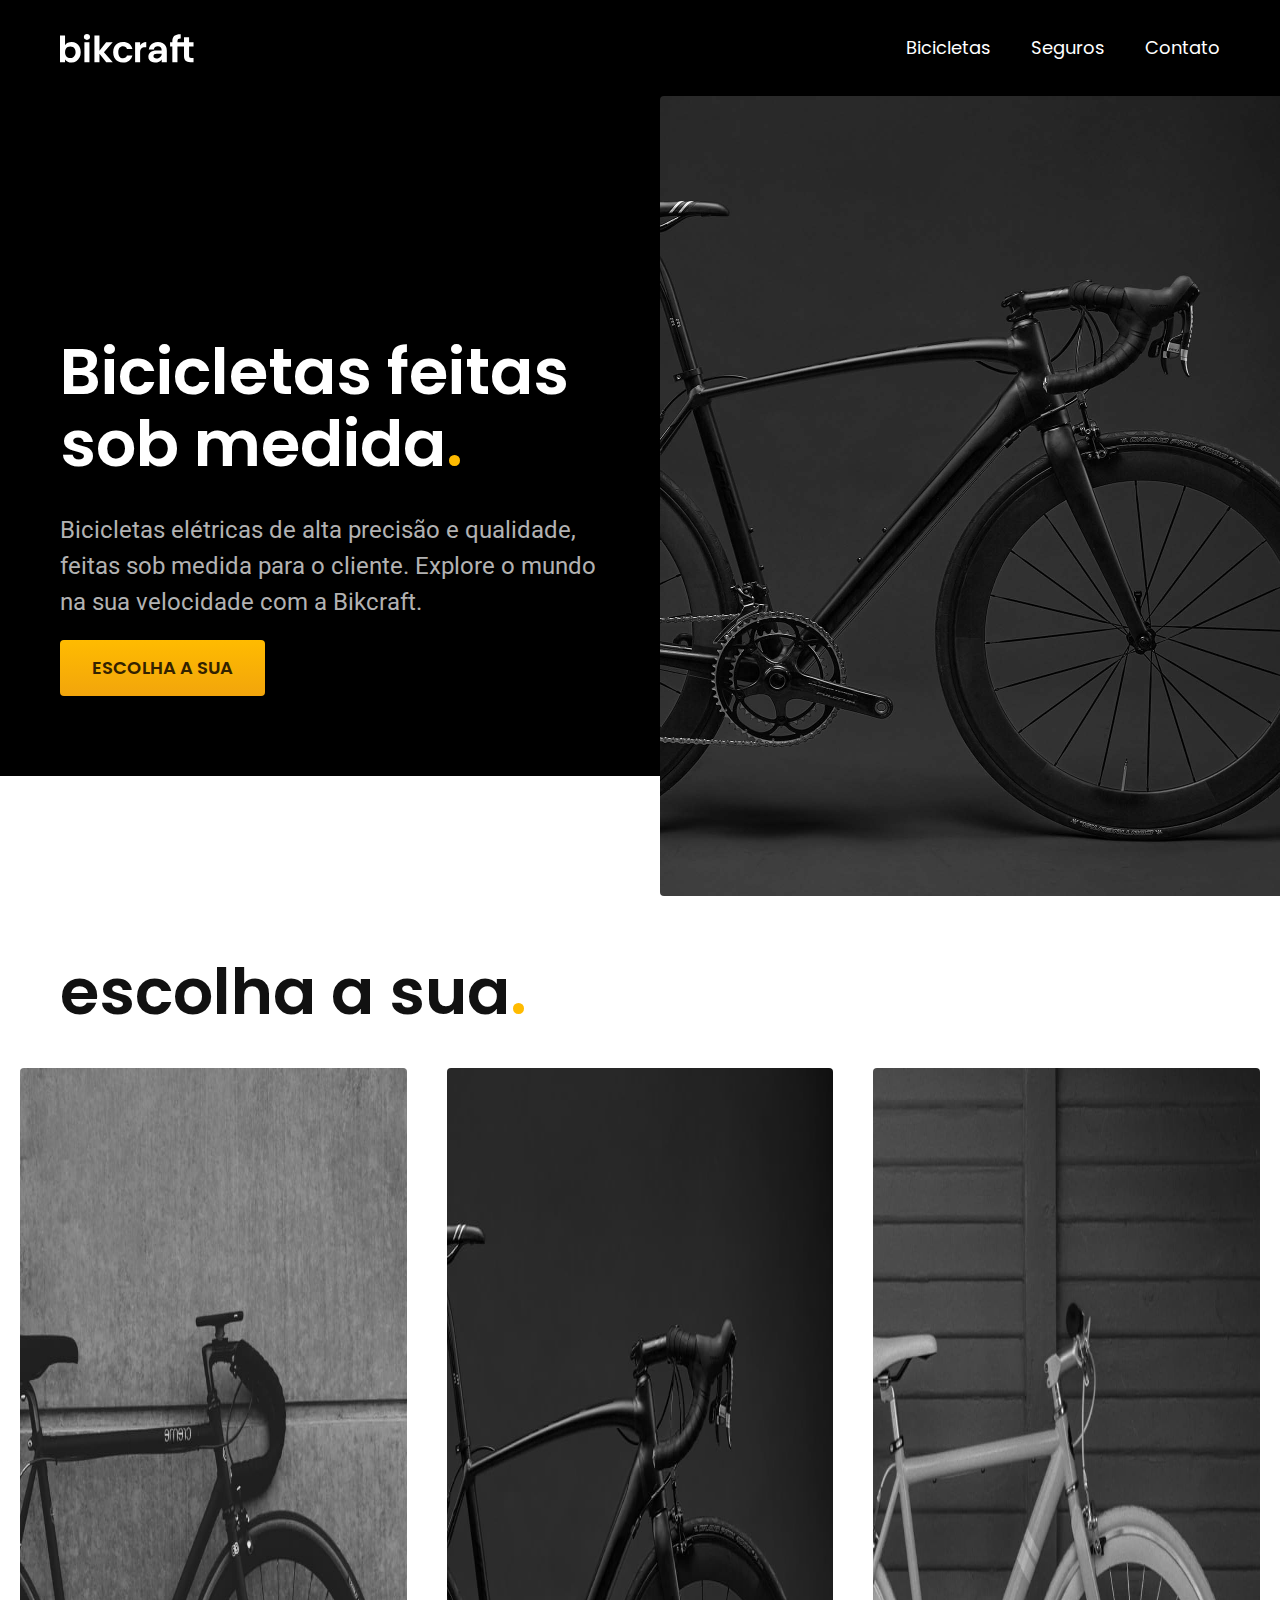
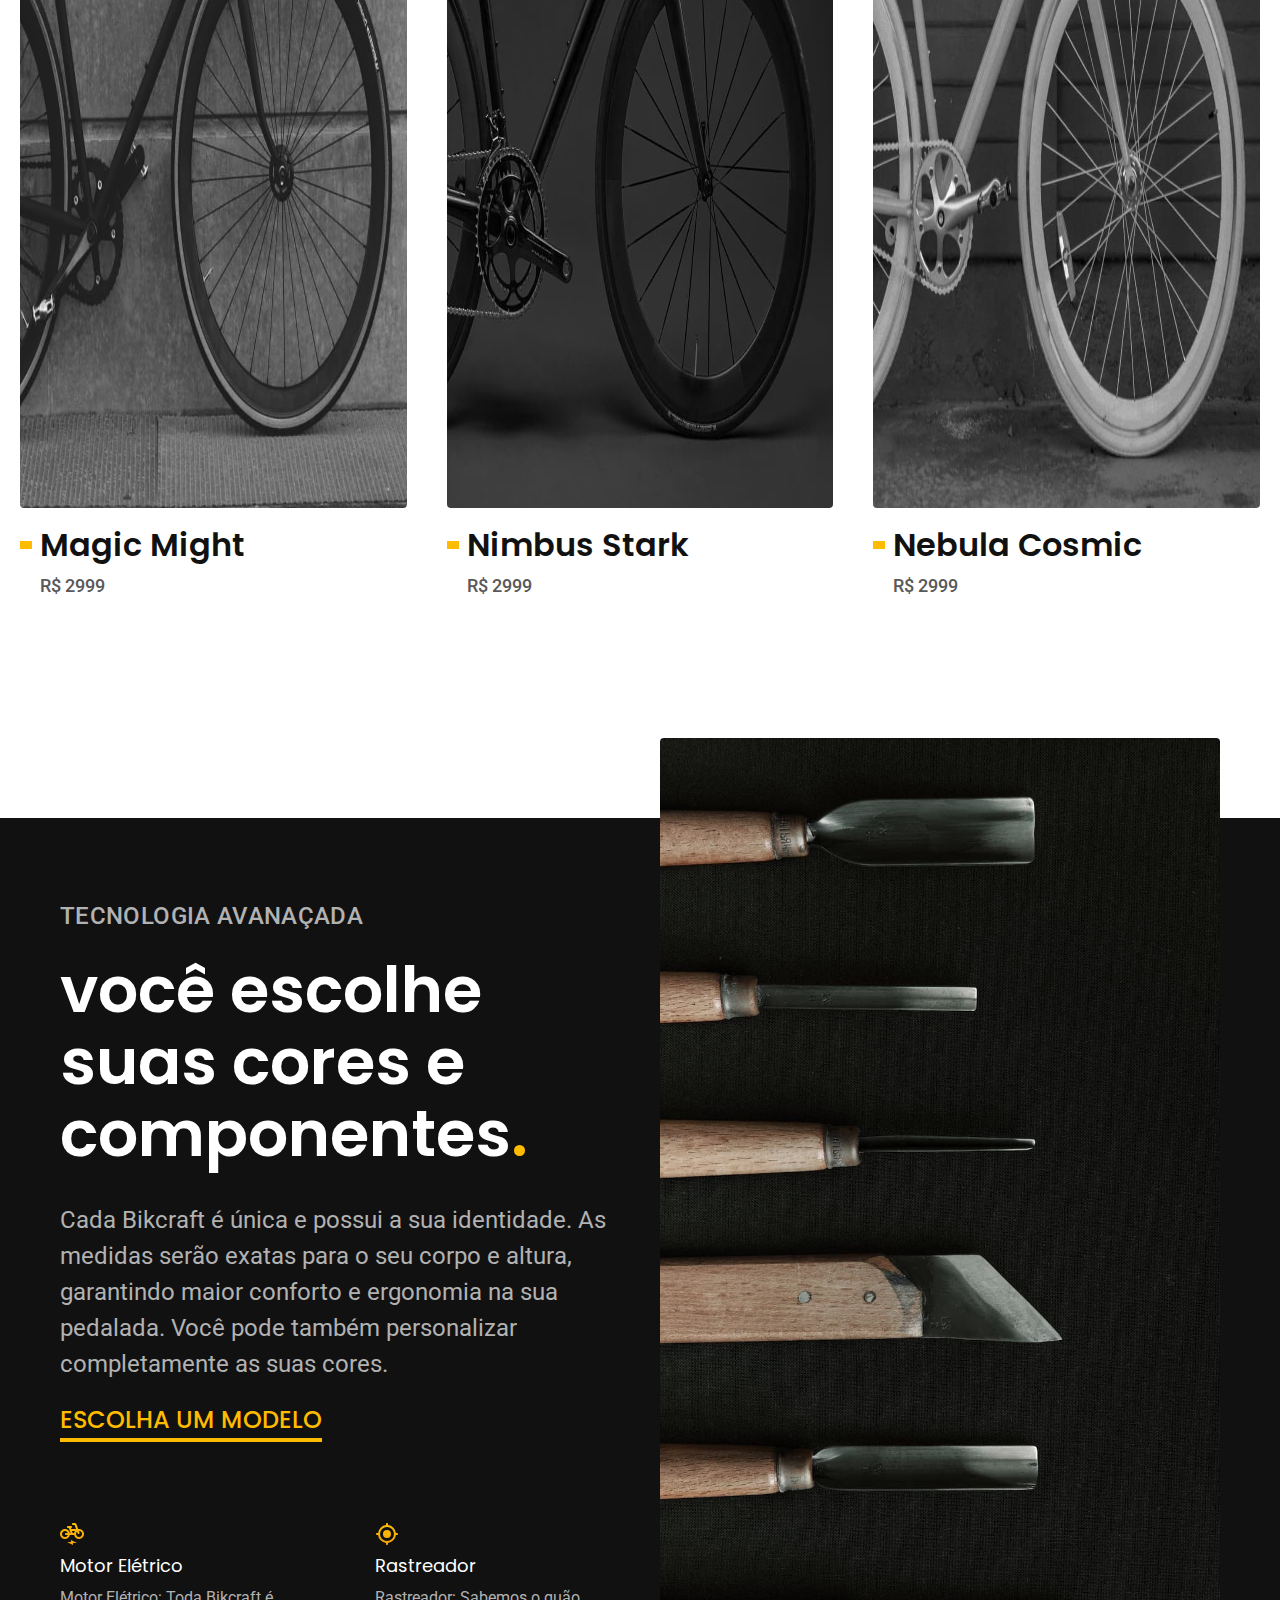
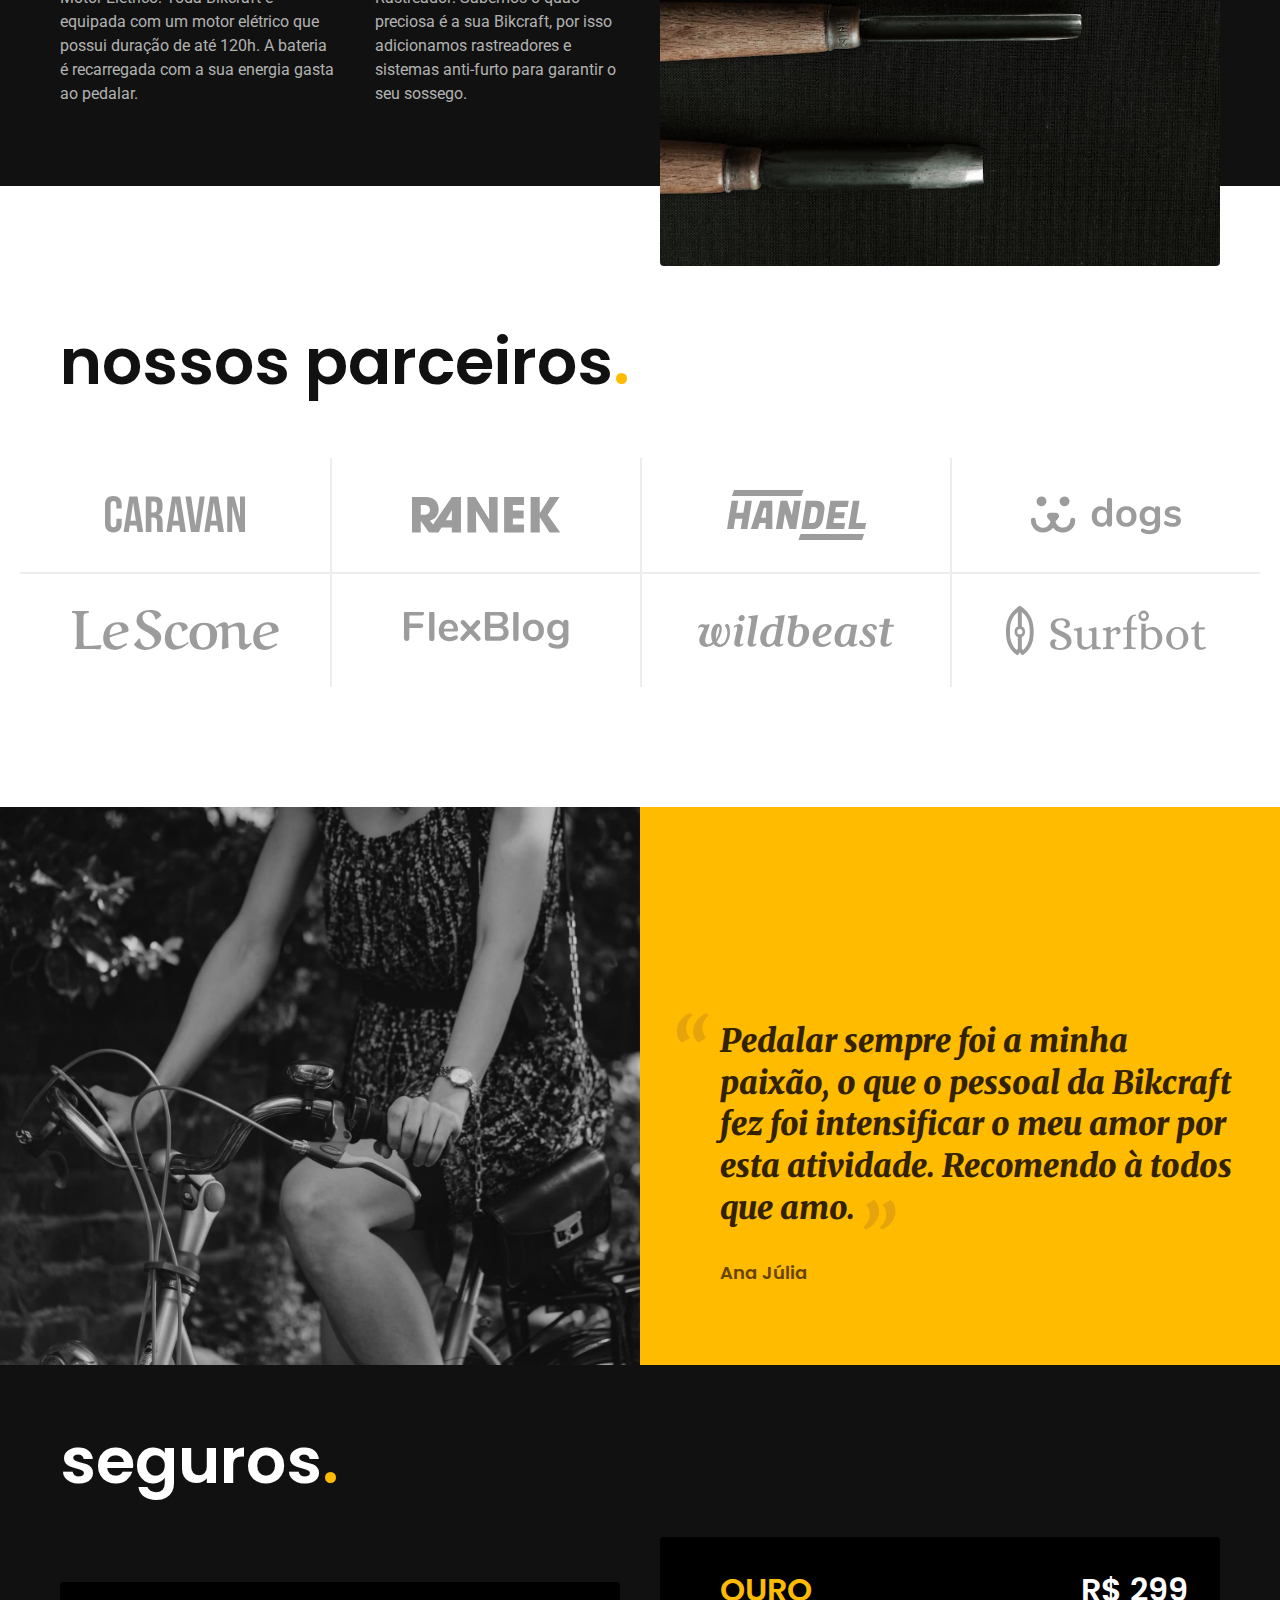
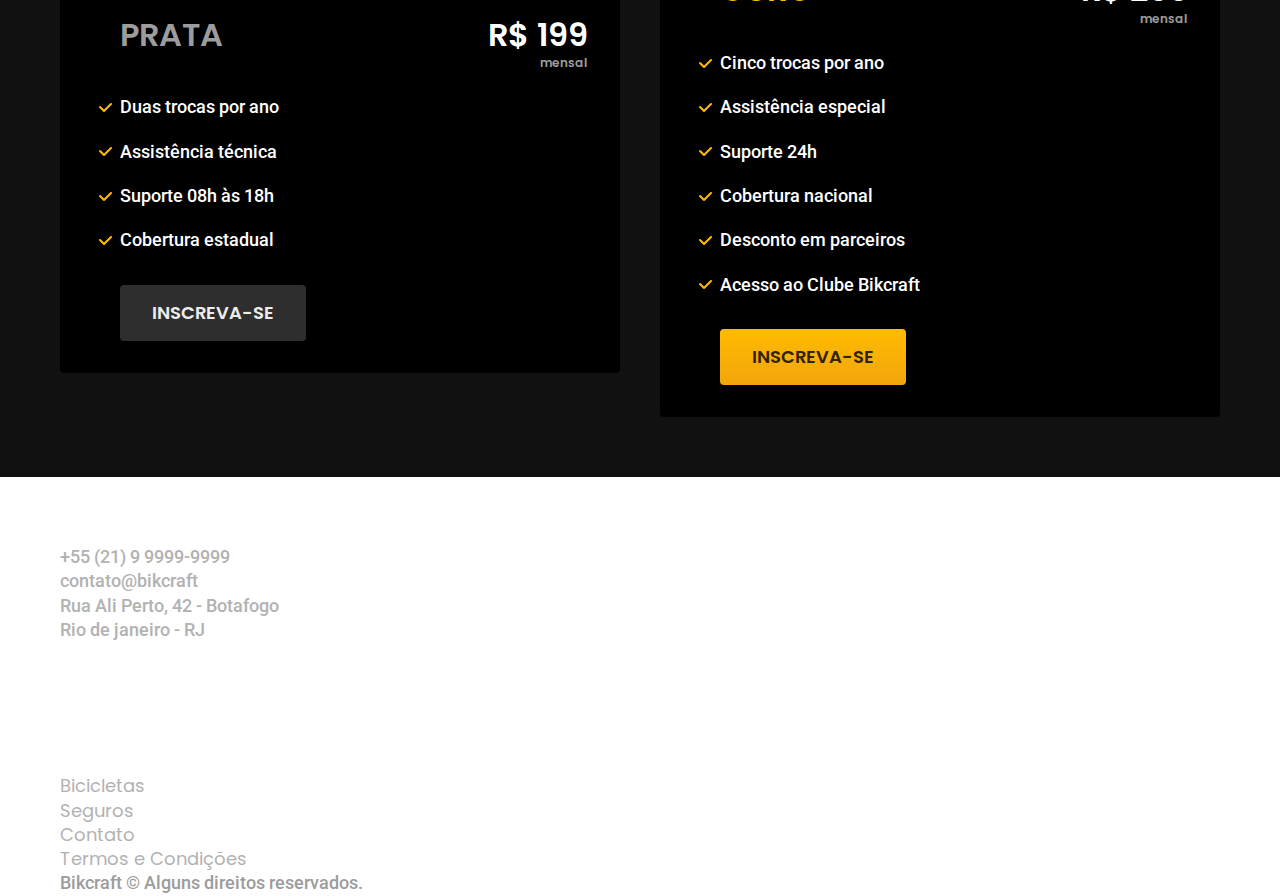
<file: index.html>
<!DOCTYPE html>
<html lang="pt-br">

<head>
  <meta charset="UTF-8">
  <meta name="viewport" content="width=device-width, initial-scale=1.0">
  <title>Bikcraft - Bicicletas Elétricas</title>
  <meta name="description" content="Bicicletas elétricas de alta precisão e qualidade,  feitas sob medida para o cliente. Explore o mundo na sua velocidade com a Bikcraft.">
  <link rel="preload" href="./css/style.css" as="style">
  <link rel="stylesheet" href="./css/style.css">
  <link rel="preconnect" href="https://fonts.googleapis.com">
  <link rel="preconnect" href="https://fonts.gstatic.com" crossorigin>
  <link href="https://fonts.googleapis.com/css2?family=Merriweather:ital,opsz,wght@1,18..144,900&family=Poppins:wght@400;600&family=Roboto:wght@400;500&display=swap" rel="stylesheet">
</head>

<body>
  <header class="header-bg">
    <div class="header container">
      <a href="./">
        <img src="/img/bikcraft.svg" width="136" height="32" alt="Bikcraft">
      </a>
      <nav aria-label="primaria">
        <ul class="header-menu font-1-m cor-0">
          <li><a href="./bicicletas.html">Bicicletas</a></li>
          <li><a href="./seguros.html">Seguros</a></li>
          <li><a href="./contato.html">Contato</a></li>
        </ul>
      </nav>
    </div>
  </header>
  <main class="introducao-bg">
    <div class="introducao container">
      <div class="introducao-conteudo">
        <h1 class="font-1-xxl cor-0">Bicicletas feitas sob medida<span class="cor-p1">.</span></h1>
        <p class="font-2-l cor-5">Bicicletas elétricas de alta precisão e qualidade, feitas sob medida para o cliente. Explore o mundo na sua velocidade com a Bikcraft.</p>
        <a class="botao" href="./bicicletas.html">Escolha a sua</a>
      </div>
      <picture class="introducao-imagem">
        <source media="(max-width: 800px)" srcset="./img/bicicletas/nimbus.jpg">
        <img src="./img/fotos/introducao.jpg" width="1280" height="1600" alt="Bicicleta elétrica preta">
      </picture>
    </div>
  </main>
  <article class="bicicletas-lista">
    <h2 class="container font-1-xxl">escolha a sua<span class="cor-p1">.</span></h2>
    <ul>
      <li>
        <a href="./bicicletas/magic.html">
          <img src="./img/bicicletas/magic-home.jpg" width="920" height="1040" alt="Bicicleta preta">
          <h3 class="font-1-xl">Magic Might</h3>
          <span class="font-2-m cor-8">R$ 2999</span>
        </a>
      </li>
      <li>
        <a href="./bicicletas/nimbus.html">
          <img src="./img/bicicletas/nimbus-home.jpg" width="920" height="1040" alt="Bicicleta preta">
          <h3 class="font-1-xl">Nimbus Stark</h3>
          <span class="font-2-m cor-8">R$ 2999</span>
        </a>
      </li>
      <li>
        <a href="./bicicletas/nebula.html">
          <img src="./img/bicicletas/nebula-home.jpg" width="920" height="1040" alt="Bicicleta preta">
          <h3 class="font-1-xl">Nebula Cosmic</h3>
          <span class="font-2-m cor-8">R$ 2999</span>
        </a>
      </li>
    </ul>
  </article>

  <article class="tecnologia-bg">
    <div class="tecnologia container">
      <div class="tecnologia-conteudo">
        <span class="font-2-l-b cor-5">tecnologia avanaçada</span>
        <h2 class="font-1-xxl cor-0">você escolhe suas cores e componentes<span class="cor-p1">.</span></h2>
        <p class="font-2-l cor-5">Cada Bikcraft é única e possui a sua identidade. As medidas serão exatas para o seu corpo e altura, garantindo maior conforto e ergonomia na sua pedalada. Você pode também personalizar completamente as suas cores.</p>
        <a class="link" href="./bicicletas.html">Escolha um modelo</a>
        <div class="tecnologia-vantagens">
          <div>
            <img src="./img/icones/eletrica.svg" width="24" height="24" alt="">
            <h3 class="font-1-m cor-0">Motor Elétrico</h3>
            <p class="font-2-s cor-5">Motor Elétrico: Toda Bikcraft é equipada com um motor elétrico que possui duração de até 120h. A bateria é recarregada com a sua energia gasta ao pedalar.</p>
          </div>
          <div>
            <img src="./img/icones/rastreador.svg" width="24" height="24" alt="">
            <h3 class="font-1-m cor-0">Rastreador</h3>
            <p class="font-2-s cor-5">Rastreador: Sabemos o quão preciosa é a sua Bikcraft, por isso adicionamos rastreadores e sistemas anti-furto para garantir o seu sossego.</p>
          </div>
        </div>
      </div>
      <div class="tecnologia-imagem">
        <img src="./img/fotos/tecnologia.jpg" width="1200" height="1920" alt="">
      </div>
    </div>
  </article>
  <section class="parceiros" aria-label="Nossos Parceiros">
    <h2 class="container font-1-xxl">nossos parceiros<span class="cor-p1">.</span></h2>

    <ul>
      <li><img src="./img/parceiros/caravan.svg" width="140" height="38" alt="caravan"></li>
      <li><img src="./img/parceiros/ranek.svg" width="149" height="36" alt="ranek"></li>
      <li><img src="./img/parceiros/handel.svg" width="139" height="50" alt="handel"></li>
      <li><img src="./img/parceiros/dogs.svg" width="152" height="39" alt="dogs"></li>
      <li><img src="./img/parceiros/lescone.svg" width="208" height="41" alt="lescone"></li>
      <li><img src="./img/parceiros/flexblog.svg" width="165" height="38" alt="flexblog"></li>
      <li><img src="./img/parceiros/wildbeast.svg" width="196" height="34" alt="wildbeast"></li>
      <li><img src="./img/parceiros/surfbot.svg" width="200" height="49" alt="surfbot"></li>
    </ul>
  </section>
  <section class="depoimento" aria-label="Depoimento">
    <div>
      <img src="./img/fotos/depoimento.jpg" width="1560" height="1360" alt="Pessoa pedalando uma bicicleta Bikcraft">
    </div>
    <div class="depoimento-conteudo">
      <blockquote class="font-1-xl cor-p5">
        <p>Pedalar sempre foi a minha paixão, o que o pessoal da Bikcraft fez foi intensificar o meu amor por esta atividade. Recomendo à todos que amo.</p>
      </blockquote>
      <span class="font-1-m-b cor-p4">Ana Júlia</span>
    </div>
  </section>
  <article class="seguros-bg">
    <div class="seguros container">
      <h2 class="font-1-xxl cor-0">seguros<span class="cor-p1">.</span></h2>
      <div class="seguros-item">
        <h3 class="font-1-xl cor-6">PRATA</h3>
        <span class="font-1-xl cor-0">R$ 199 <span class="font-1-xs cor-6">mensal</span></span>
        <ul class="font-2-m cor-0">
          <li>Duas trocas por ano</li>
          <li>Assistência técnica</li>
          <li>Suporte 08h às 18h</li>
          <li>Cobertura estadual</li>
        </ul>
        <a class="botao secundario" href=".orcamento.html">Inscreva-se</a>
      </div>
      <div class="seguros-item">
        <h3 class="font-1-xl cor-p1">OURO</h3>
        <span class="font-1-xl cor-0">R$ 299 <span class="font-1-xs cor-6">mensal</span></span>
        <ul class="font-2-m cor-0">
          <li>Cinco trocas por ano</li>
          <li>Assistência especial</li>
          <li>Suporte 24h</li>
          <li>Cobertura nacional</li>
          <li>Desconto em parceiros</li>
          <li>Acesso ao Clube Bikcraft</li>
        </ul>
        <a class="botao" href=".orcamento.html">Inscreva-se</a>
      </div>
    </div>
  </article>
  <footer class="footer-bg">
    <div class="footer container">
      <img src="./img/bikcraft.svg" width="136" height="32" alt="Bikcraft">
      <div class="footer-contato">
        <h3 class="font-2-l-b cor-0">Contato</h3>
        <ul class="font-2-m cor-5">
          <li><a href="tel:+5521999999999">+55 (21) 9 9999-9999</a></li>
          <li><a href="mailto:contato@bikcraft">contato@bikcraft</a></li>
          <li>Rua Ali Perto, 42 - Botafogo</li>
          <li>Rio de janeiro - RJ</li>
        </ul>
        <div class="footer-redes">
          <a href="./">
            <img src="./img/redes/instagram.svg" width="32" height="32" alt="Instagram">
          </a>
          <a href="./">
            <img src="./img/redes/facebook.svg" width="32" height="32" alt="Facebook">
          </a>
          <a href="./">
            <img src="./img/redes/youtube.svg" width="32" height="32" alt="Youtube">
          </a>
        </div>
      </div>
      <div class="footer-informacoes">
        <h3 class="font-2-l-b cor-0">Informações</h3>
        <nav>
          <ul class="font-1-m cor-5">
            <li><a href="./bicicletas.html">Bicicletas</a></li>
            <li><a href="./seguros.html">Seguros</a></li>
            <li><a href="./contato.html">Contato</a></li>
            <li><a href="./termos.html">Termos e Condições</a></li>
          </ul>
        </nav>
      </div>
      <p class="footer-copy font-2-m cor-6">Bikcraft © Alguns direitos reservados.</p>
    </div>
  </footer>

  <script src="./js/script.js"></script>
</body>

</html>
</file>
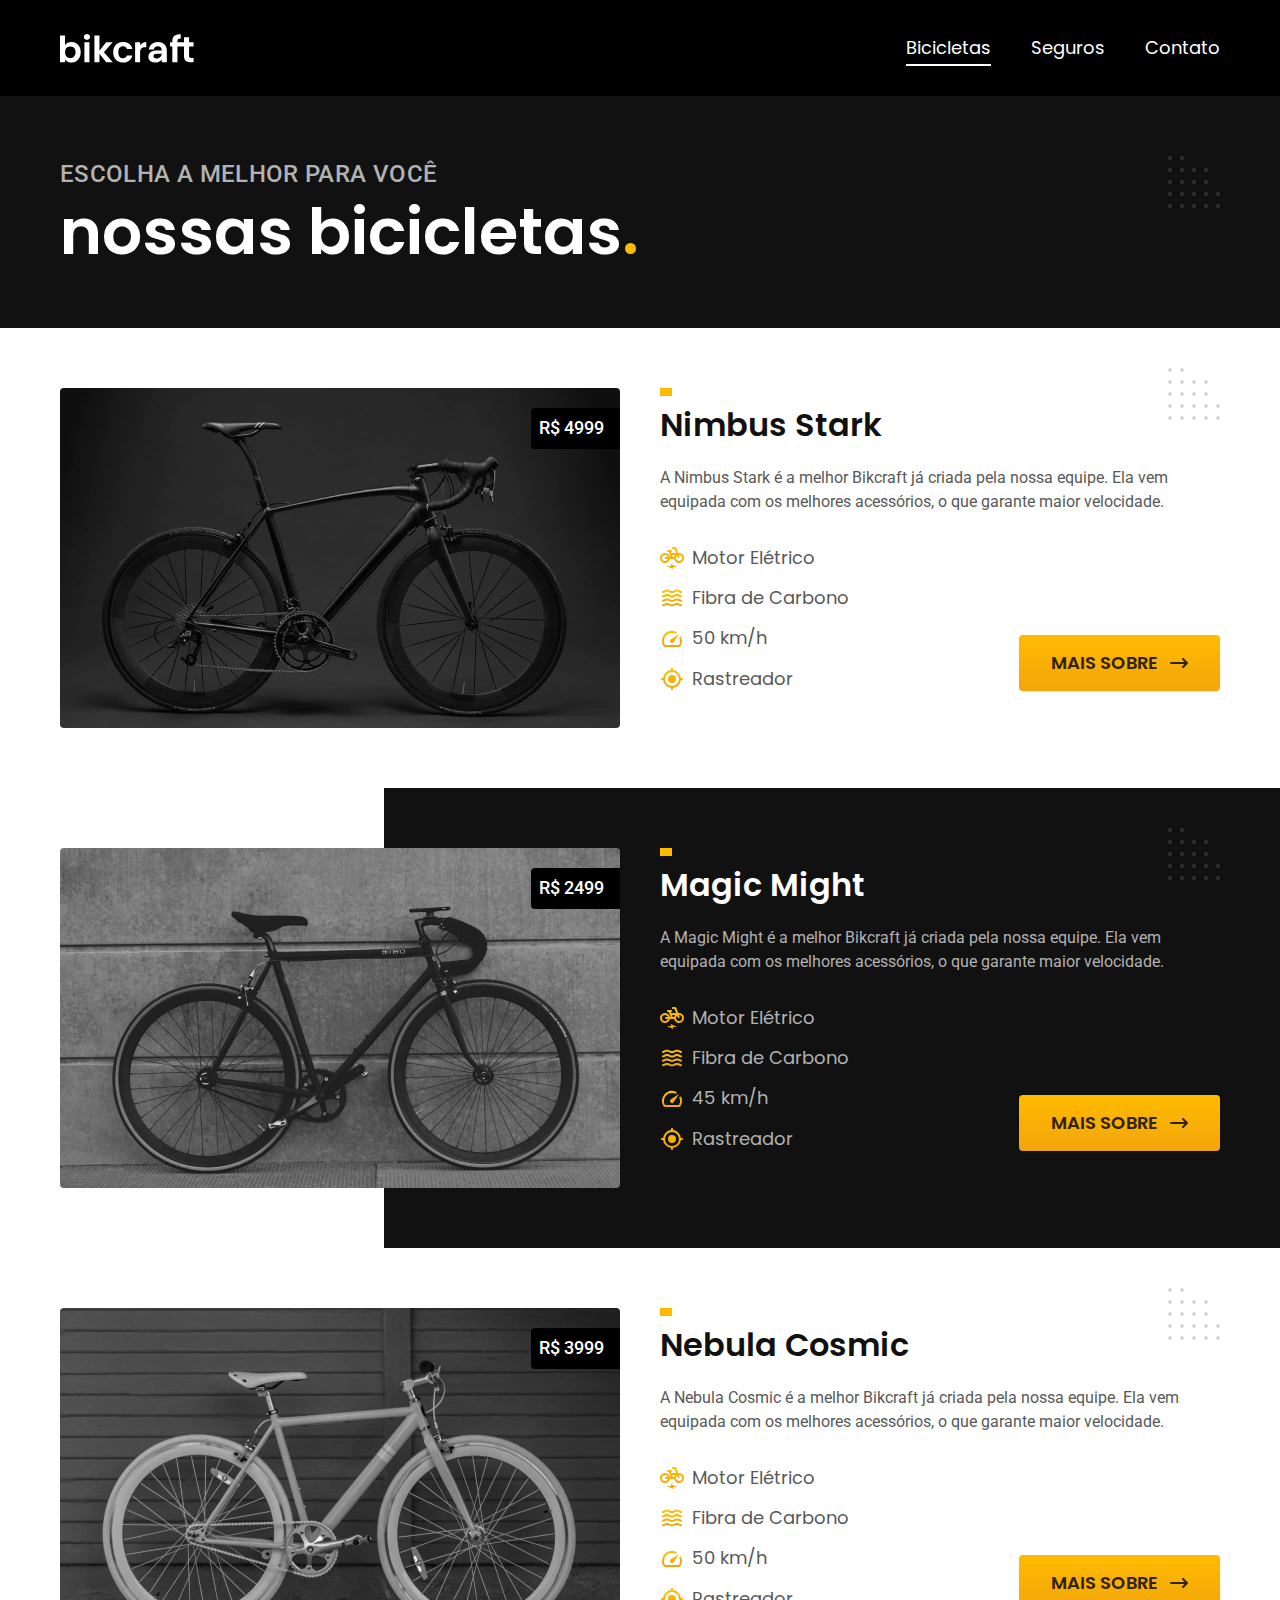
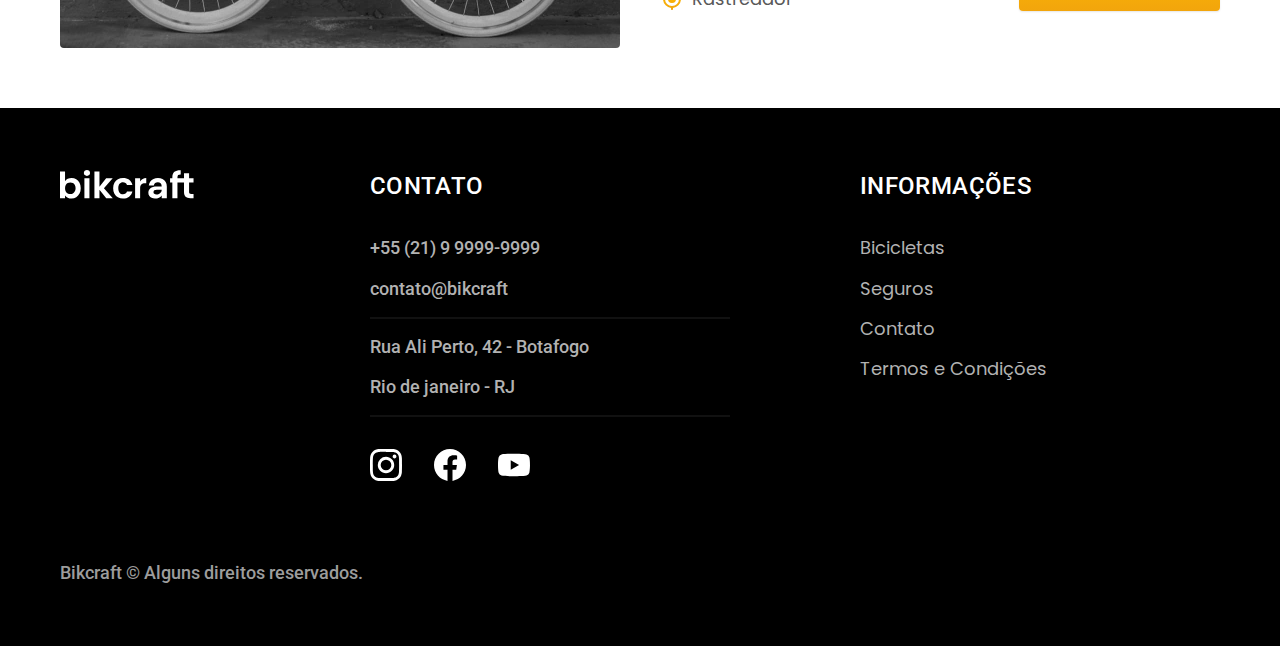
<file: bicicletas.html>
<!DOCTYPE html>
<html lang="pt-br">

<head>
  <meta charset="UTF-8">
  <meta name="viewport" content="width=device-width, initial-scale=1.0">
  <title>Bicicletas | Bikcraft</title>
  <meta name="description" content="Bicicletas elétricas.">
  <link rel="icon" href="./favicon.svg" type="image/svg+xml">
  <link rel="preload" href="./css/style.min.css" as="style">
  <link rel="stylesheet" href="./css/style.min.css">
  <link rel="preconnect" href="https://fonts.googleapis.com">
  <link rel="preconnect" href="https://fonts.gstatic.com" crossorigin>
  <link href="https://fonts.googleapis.com/css2?family=Merriweather:ital,opsz,wght@1,18..144,900&family=Poppins:wght@400;600&family=Roboto:wght@400;500&display=swap" rel="stylesheet">
  <script>document.documentElement.classList.add("js");</script>
</head>

<body id="bicicletas">
  <header class="header-bg">
    <div class="header container">
      <a href="./">
        <img src="./img/bikcraft.svg" alt="Bikcraft">
      </a>
      <nav aria-label="primaria">
        <ul class="header-menu font-1-m cor-0">
          <li><a href="./bicicletas.html">Bicicletas</a></li>
          <li><a href="./seguros.html">Seguros</a></li>
          <li><a href="./contato.html">Contato</a></li>
        </ul>
      </nav>
    </div>
  </header>

  <main>
    <div class="titulo-bg">
      <div class="titulo container">
        <p class="font-2-l-b cor-5">Escolha a melhor para você</p>
        <h1 class="font-1-xxl cor-0">nossas bicicletas<span class="cor-p1">.</span></h1>
      </div>
    </div>


    <div class="bicicletas container">
      <div class="bicicletas-imagem">
        <img src="./img/bicicletas/nimbus.jpg" alt="Bicicleta preta">
        <span class="font-2-m cor-0">R$ 4999</span>
      </div>
      <div class="bicicletas-conteudo">
        <h2 class="font-1-xl">Nimbus Stark</h2>
        <p class="font-2-s cor-8">A Nimbus Stark é a melhor Bikcraft já criada pela nossa equipe. Ela vem equipada com os melhores acessórios, o que garante maior velocidade.</p>
        <ul class="font-1-m cor-8">
          <li><img src="./img/icones/eletrica.svg" alt="">
            Motor Elétrico
          </li>
          <li><img src="./img/icones/carbono.svg" alt="">
            Fibra de Carbono
          </li>
          <li><img src="./img/icones/velocidade.svg" alt="">
            50 km/h
          </li>
          <li><img src="./img/icones/rastreador.svg" alt="">
            Rastreador
          </li>
        </ul>
        <a class="botao seta" href="./bicicletas/nimbus.html">Mais sobre</a>
      </div>
    </div>

    <div class="bicicletas-bg">
      <div class="bicicletas container">
        <div class="bicicletas-imagem">
          <img src="./img/bicicletas/magic.jpg" alt="Bicicleta preta">
          <span class="font-2-m cor-0">R$ 2499</span>
        </div>
        <div class="bicicletas-conteudo">
          <h2 class="font-1-xl cor-0">Magic Might</h2>
          <p class="font-2-s cor-5">A Magic Might é a melhor Bikcraft já criada pela nossa equipe. Ela vem equipada com os melhores acessórios, o que garante maior velocidade.</p>
          <ul class="font-1-m cor-5">
            <li><img src="./img/icones/eletrica.svg" alt="">
              Motor Elétrico
            </li>
            <li><img src="./img/icones/carbono.svg" alt="">
              Fibra de Carbono
            </li>
            <li><img src="./img/icones/velocidade.svg" alt="">
              45 km/h
            </li>
            <li><img src="./img/icones/rastreador.svg" alt="">
              Rastreador
            </li>
          </ul>
          <a class="botao seta" href="./bicicletas/magic.html">Mais sobre</a>
        </div>
      </div>
    </div>


    <div class="bicicletas container">
      <div class="bicicletas-imagem">
        <img src="./img/bicicletas/nebula.jpg" alt="Bicicleta preta">
        <span class="font-2-m cor-0">R$ 3999</span>
      </div>
      <div class="bicicletas-conteudo">
        <h2 class="font-1-xl">Nebula Cosmic</h2>
        <p class="font-2-s cor-8">A Nebula Cosmic é a melhor Bikcraft já criada pela nossa equipe. Ela vem equipada com os melhores acessórios, o que garante maior velocidade.</p>
        <ul class="font-1-m cor-8">
          <li><img src="./img/icones/eletrica.svg" alt="">
            Motor Elétrico
          </li>
          <li><img src="./img/icones/carbono.svg" alt="">
            Fibra de Carbono
          </li>
          <li><img src="./img/icones/velocidade.svg" alt="">
            50 km/h
          </li>
          <li><img src="./img/icones/rastreador.svg" alt="">
            Rastreador
          </li>
        </ul>
        <a class="botao seta" href="./bicicletas/nebula.html">Mais sobre</a>
      </div>
    </div>



  </main>

  <footer class="footer-bg">
    <div class="footer container">
      <img src="./img/bikcraft.svg" alt="Bikcraft">
      <div class="footer-contato">
        <h3 class="font-2-l-b cor-0">Contato</h3>
        <ul class="font-2-m cor-5">
          <li><a href="tel:+5521999999999">+55 (21) 9 9999-9999</a></li>
          <li><a href="mailto:contato@bikcraft">contato@bikcraft</a></li>
          <li>Rua Ali Perto, 42 - Botafogo</li>
          <li>Rio de janeiro - RJ</li>
        </ul>
        <div class="footer-redes">
          <a href="./">
            <img src="./img/redes/instagram.svg" alt="Instagram">
          </a>
          <a href="./">
            <img src="./img/redes/facebook.svg" alt="Facebook">
          </a>
          <a href="./">
            <img src="./img/redes/youtube.svg" alt="Youtube">
          </a>
        </div>
      </div>
      <div class="footer-informacoes">
        <h3 class="font-2-l-b cor-0">Informações</h3>
        <nav>
          <ul class="font-1-m cor-5">
            <li><a href="./bicicletas.html">Bicicletas</a></li>
            <li><a href="./seguros.html">Seguros</a></li>
            <li><a href="./contato.html">Contato</a></li>
            <li><a href="./termos.html">Termos e Condições</a></li>
          </ul>
        </nav>
      </div>
      <p class="footer-copy font-2-m cor-6">Bikcraft © Alguns direitos reservados.</p>
    </div>
  </footer>
  <script src="./js/script.js"></script>
</body>

</html>
</file>
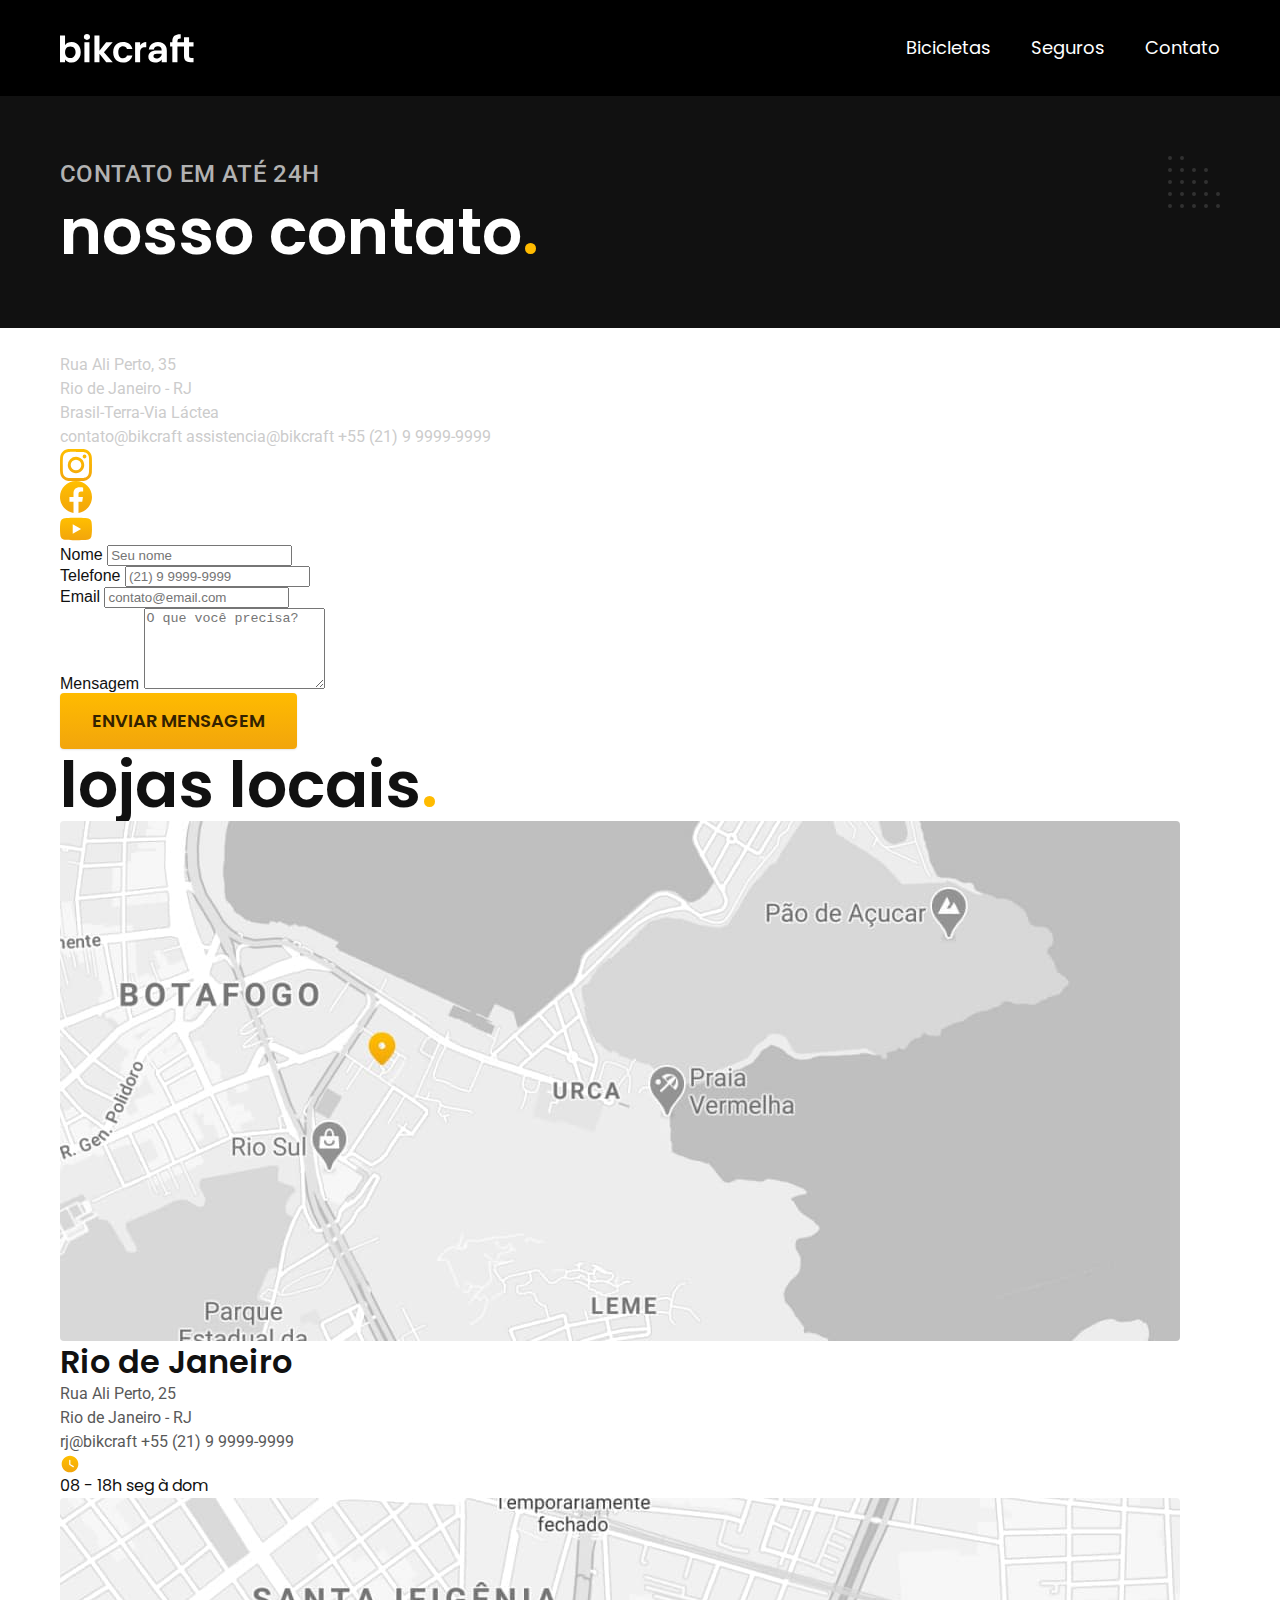
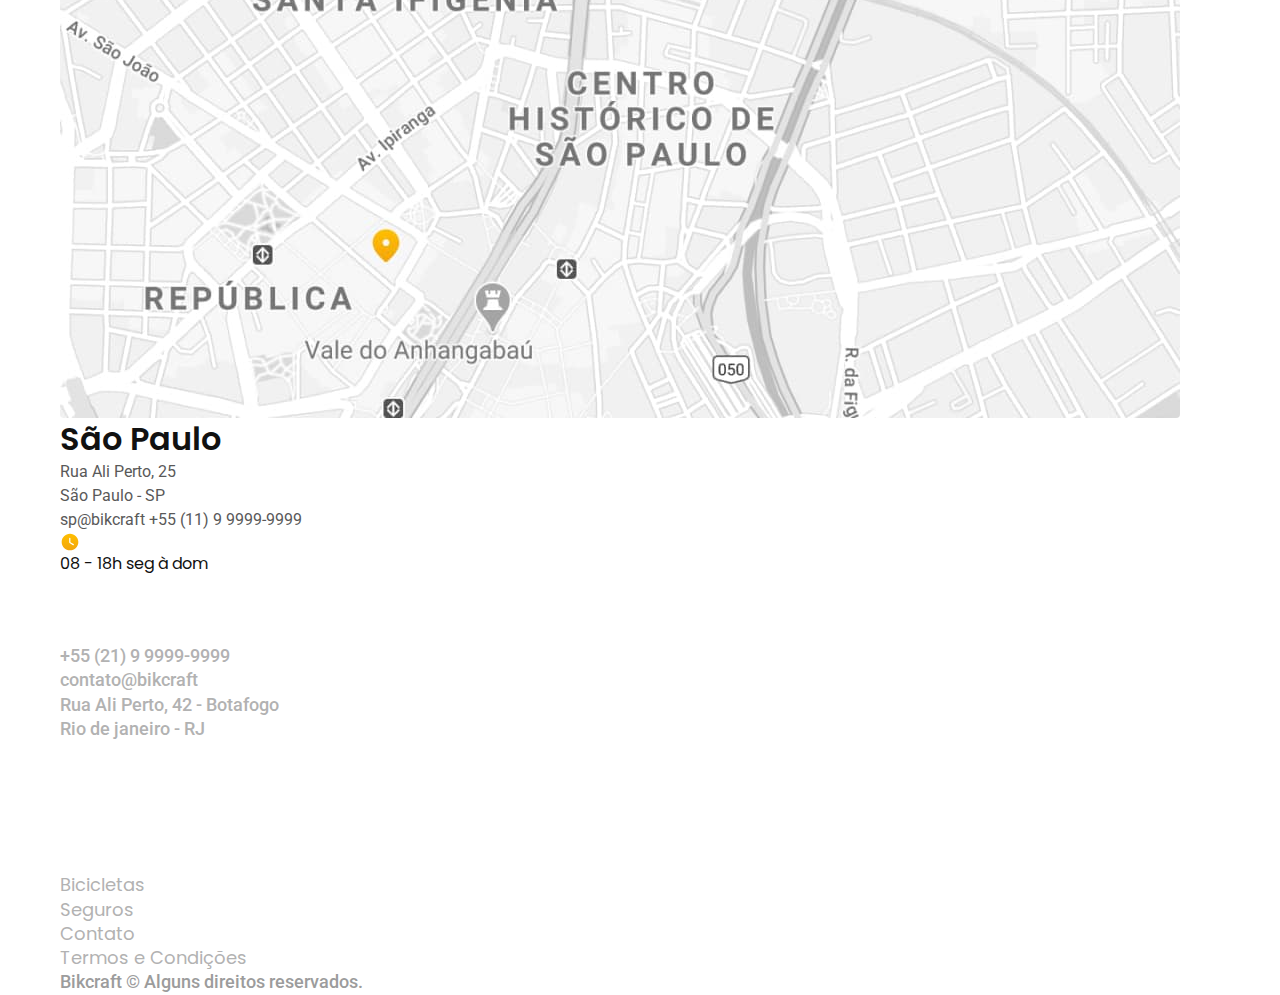
<file: contato.html>
<!DOCTYPE html>
<html lang="pt-br">

<head>
  <meta charset="UTF-8">
  <meta name="viewport" content="width=device-width, initial-scale=1.0">
  <title>Contato | Bikcraft</title>
  <meta name="description" content="Contato.">
  <link rel="stylesheet" href="./css/style.css">
  <link rel="preconnect" href="https://fonts.googleapis.com">
  <link rel="preconnect" href="https://fonts.gstatic.com" crossorigin>
  <link href="https://fonts.googleapis.com/css2?family=Merriweather:ital,opsz,wght@1,18..144,900&family=Poppins:wght@400;600&family=Roboto:wght@400;500&display=swap" rel="stylesheet">
</head>

<body id="contato">
  <header class="header-bg">
    <div class="header container">
      <a href="./">
        <img src="/img/bikcraft.svg" alt="Bikcraft">
      </a>
      <nav aria-label="primaria">
        <ul class="header-menu font-1-m cor-0">
          <li><a href="./bicicletas.html">Bicicletas</a></li>
          <li><a href="./seguros.html">Seguros</a></li>
          <li><a href="./contato.html">Contato</a></li>
        </ul>
      </nav>
    </div>
  </header>

  <main>
    <div class="titulo-bg">
      <div class="titulo container">
        <p class="font-2-l-b cor-5">Contato em até 24h</p>
        <h1 class="font-1-xxl cor-0">nosso contato<span class="cor-p1">.</span></h1>
      </div>
    </div>

    <div class="contato container">
      <section class="contato-dados" aria-label="Endereço">
        <h2 class="font-1-m cor-0">Lojas Online</h2>
        <div class="contato-endereco font-2-s cor-4">
          <p>Rua Ali Perto, 35</p>
          <p>Rio de Janeiro - RJ</p>
          <p>Brasil-Terra-Via Láctea</p>
        </div>
        <address class="contato-meios font-2-s cor-4">
          <a href="mailto:contato@bikcraft">contato@bikcraft</a>
          <a href="mailto:assistencia@bikcraft">assistencia@bikcraft</a>
          <a href="tel:+5521999999999">+55 (21) 9 9999-9999</a>
        </address>
        <div class="contato-redes">
          <a href="./">
            <img src="./img/redes/instagram-p.svg" alt="Instagram">
          </a>
          <a href="./">
            <img src="./img/redes/facebook-p.svg" alt="Facebook">
          </a>
          <a href="./">
            <img src="./img/redes/youtube-p.svg" alt="Youtube">
          </a>
        </div>
      </section>
      <section class="contato-formulario" aria-label="Formulário">
        <form class="form" action="./contato.html">
          <div>
            <label for="nome">Nome</label>
            <input type="text" id="nome" name="nome" placeholder="Seu nome">
          </div>
          <div>
            <label for="telefone">Telefone</label>
            <input type="text" id="telefone" name="telefone" placeholder="(21) 9 9999-9999">
          </div>
          <div class="col-2">
            <label for="email">Email</label>
            <input type="email" id="email" name="email" placeholder="contato@email.com">
          </div>
          <div class="col-2">
            <label for="mensagem">Mensagem</label>
            <textarea rows="5" id="mensagem" name="mensagem" placeholder="O que você precisa?"></textarea>
          </div>
          <button class="botao col-2">Enviar Mensagem</button>
        </form>
      </section>
    </div>
  </main>

  <article class="lojas container">
    <h2 class="font-1-xxl">lojas locais<span class="cor-p1">.</span></h2>
    <div class="lojas-item">
      <img src="./img/lojas/rj.jpg" alt="mapa marcando o endereço em Rua Ali Perto, 25 Rio de Janeiro - RJ">
      <div class="lojas-conteudo">
        <h3 class="font-1-xl">Rio de Janeiro</h3>
        <div class="lojas-dados font-2-s cor-8">
          <p>Rua Ali Perto, 25</p>
          <p>Rio de Janeiro - RJ</p>
        </div>
        <div class="lojas-dados font-2-s cor-8">
          <a href="mailto:rj@bikcraft">rj@bikcraft</a>
          <a href="tel:+5521999999999">+55 (21) 9 9999-9999</a>
        </div>
        <p class="lojas-tempo font-1-s"><img src="./img/icones/horario.svg" alt="">08 - 18h seg à dom</p>
      </div>
    </div>

    <div class="lojas-item">
      <img src="./img/lojas/sp.jpg" alt="mapa marcando o endereço em Rua Ali Perto, 25 São Paulo - SP">
      <div class="lojas-conteudo">
        <h3 class="font-1-xl">São Paulo</h3>
        <div class="lojas-dados font-2-s cor-8">
          <p>Rua Ali Perto, 25</p>
          <p>São Paulo - SP</p>
        </div>
        <div class="lojas-dados font-2-s cor-8">
          <a href="mailto:sp@bikcraft">sp@bikcraft</a>
          <a href="tel:+5511999999999">+55 (11) 9 9999-9999</a>
        </div>
        <p class="lojas-tempo font-1-s"><img src="./img/icones/horario.svg" alt="">08 - 18h seg à dom</p>
      </div>
    </div>
  </article>

  <footer class="footer-bg">
    <div class="footer container">
      <img src="./img/bikcraft.svg" alt="Bikcraft">
      <div class="footer-contato">
        <h3 class="font-2-l-b cor-0">Contato</h3>
        <ul class="font-2-m cor-5">
          <li><a href="tel:+5521999999999">+55 (21) 9 9999-9999</a></li>
          <li><a href="mailto:contato@bikcraft">contato@bikcraft</a></li>
          <li>Rua Ali Perto, 42 - Botafogo</li>
          <li>Rio de janeiro - RJ</li>
        </ul>
        <div class="footer-redes">
          <a href="./">
            <img src="./img/redes/instagram.svg" alt="Instagram">
          </a>
          <a href="./">
            <img src="./img/redes/facebook.svg" alt="Facebook">
          </a>
          <a href="./">
            <img src="./img/redes/youtube.svg" alt="Youtube">
          </a>
        </div>
      </div>
      <div class="footer-informacoes">
        <h3 class="font-2-l-b cor-0">Informações</h3>
        <nav>
          <ul class="font-1-m cor-5">
            <li><a href="./bicicletas.html">Bicicletas</a></li>
            <li><a href="./seguros.html">Seguros</a></li>
            <li><a href="./contato.html">Contato</a></li>
            <li><a href="./termo.html">Termos e Condições</a></li>
          </ul>
        </nav>
      </div>
      <p class="footer-copy font-2-m cor-6">Bikcraft © Alguns direitos reservados.</p>
    </div>
  </footer>
</body>

</html>
</file>
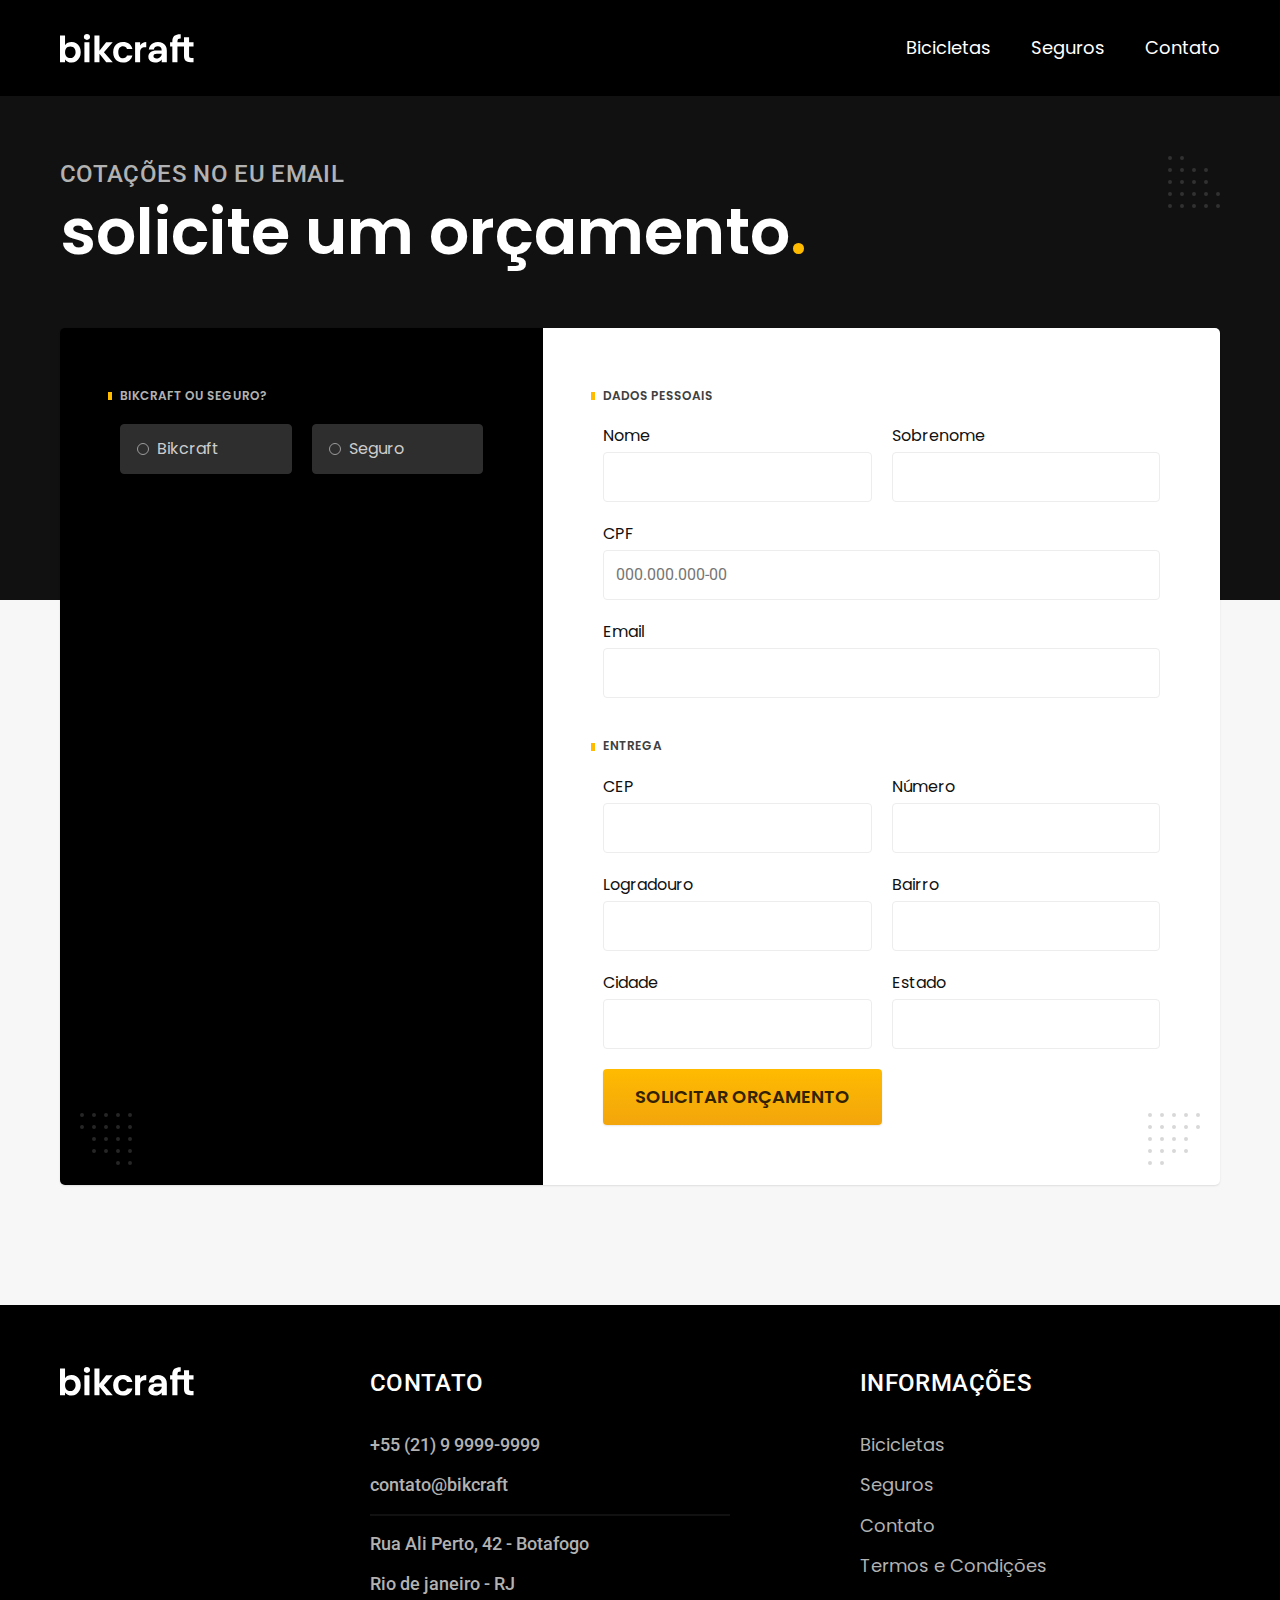
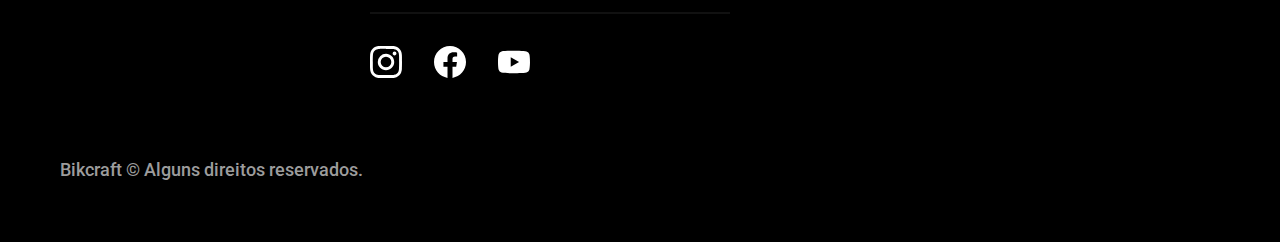
<file: orcamento.html>
<!DOCTYPE html>
<html lang="pt-br">

<head>
  <meta charset="UTF-8">
  <meta name="viewport" content="width=device-width, initial-scale=1.0">
  <title>Orçamento | Bikcraft</title>
  <meta name="description" content="Orçamento.">
  <link rel="icon" href="./favicon.svg" type="image/svg+xml">
  <link rel="preload" href="./css/style.min.css" as="style">
  <link rel="stylesheet" href="./css/style.min.css">
  <link rel="preconnect" href="https://fonts.googleapis.com">
  <link rel="preconnect" href="https://fonts.gstatic.com" crossorigin>
  <link href="https://fonts.googleapis.com/css2?family=Merriweather:ital,opsz,wght@1,18..144,900&family=Poppins:wght@400;600&family=Roboto:wght@400;500&display=swap" rel="stylesheet">
  <script>document.documentElement.classList.add("js");</script>
</head>

<body id="orcamento">
  <header class="header-bg">
    <div class="header container">
      <a href="./">
        <img src="/img/bikcraft.svg" alt="Bikcraft">
      </a>
      <nav aria-label="primaria">
        <ul class="header-menu font-1-m cor-0">
          <li><a href="./bicicletas.html">Bicicletas</a></li>
          <li><a href="./seguros.html">Seguros</a></li>
          <li><a href="./contato.html">Contato</a></li>
        </ul>
      </nav>
    </div>
  </header>

  <main>
    <div class="titulo-bg">
      <div class="titulo container">
        <p class="font-2-l-b cor-5">Cotações no eu email</p>
        <h1 class="font-1-xxl cor-0">solicite um orçamento<span class="cor-p1">.</span></h1>
      </div>
    </div>

    <form class="orcamento container" action="./orcamento.html">
      <div class="orcamento-produto">
        <h2 class="font-1-xs cor-5">Bikcraft ou Seguro?</h2>

        <input type="radio" name="tipo" value="bikcraft" id="bikcraft">
        <label for="bikcraft">Bikcraft</label>

        <input type="radio" name="tipo" value="seguro" id="seguro">
        <label for="seguro">Seguro</label>

        <div class="orcamento-conteudo" id="orcamento-bikcraft">
          <h2 class="font-1-xs cor-5">Escolha a sua</h2>

          <input type="radio" name="produto" value="nimbus" id="nimbus">
          <label for="nimbus">Nimbus Stark <span>R$ 4999</span></label>
          <div class="orcamento-detalhes">
            <ul class="font-1-xs cor-8">
              <li><img src="./img/icones/eletrica.svg" alt=""> Motor Elétrico</li>
              <li><img src="./img/icones/carbono.svg" alt=""> Fibra de Carbono</li>
              <li><img src="./img/icones/velocidade.svg" alt=""> 50 km/h</li>
              <li><img src="./img/icones/rastreador.svg" alt=""> Rastrador</li>
            </ul>
            <img src="./img/bicicletas/nimbus.jpg" alt="Bicicleta preta">
          </div>

          <input type="radio" name="produto" value="magic" id="magic">
          <label for="magic">Magic Might <span>R$ 2499</span></label>
          <div class="orcamento-detalhes">
            <ul class="font-1-xs cor-8">
              <li><img src="./img/icones/eletrica.svg" alt=""> Motor Elétrico</li>
              <li><img src="./img/icones/carbono.svg" alt=""> Fibra de Carbono</li>
              <li><img src="./img/icones/velocidade.svg" alt=""> 45 km/h</li>
              <li><img src="./img/icones/rastreador.svg" alt=""> Rastrador</li>
            </ul>
            <img src="./img/bicicletas/magic.jpg" alt="Bicicleta preta">
          </div>

          <input type="radio" name="produto" value="nebula" id="nebula">
          <label for="nebula">Nebula Cosmic <span>R$ 3999</span></label>
          <div class="orcamento-detalhes">
            <ul class="font-1-xs cor-8">
              <li><img src="./img/icones/eletrica.svg" alt=""> Motor Elétrico</li>
              <li><img src="./img/icones/carbono.svg" alt=""> Fibra de Carbono</li>
              <li><img src="./img/icones/velocidade.svg" alt=""> 40 km/h</li>
              <li><img src="./img/icones/rastreador.svg" alt=""> Rastrador</li>
            </ul>
            <img src="./img/bicicletas/nebula.jpg" alt="Bicicleta branca">
          </div>
        </div>

        <div class="orcamento-conteudo" id="orcamento-seguro">
          <h2 class="font-1-xs cor-5">Escolha o plano</h2>

          <input type="radio" name="produto" value="prata" id="prata">
          <label for="prata">Prata <span>R$ 199</span></label>

          <input type="radio" name="produto" value="ouro" id="ouro">
          <label for="ouro">Ouro <span>R$ 299</span></label>
        </div>

      </div>

      <div class="orcamento-dados form">
        <h2 class="font-1-xs cor-9 col-2">dados pessoais</h2>
        <div>
          <label for="nome">Nome</label>
          <input type="text" id="nome" name="nome">
        </div>
        <div>
          <label for="sobrenome">Sobrenome</label>
          <input type="text" id="sobrenome" name="sobrenome">
        </div>
        <div class="col-2">
          <label for="cpf">CPF</label>
          <input type="text" id="cpf" name="cpf" placeholder="000.000.000-00">
        </div>
        <div class="col-2">
          <label for="email">Email</label>
          <input type="email" id="email" name="email">
        </div>
        <h2 class="font-1-xs cor-9 col-2">entrega</h2>
        <div>
          <label for="cep">CEP</label>
          <input type="text" id="cep" name="cep">
        </div>
        <div>
          <label for="numero">Número</label>
          <input type="text" id="numero" name="numero">
        </div>
        <div>
          <label for="logradouro">Logradouro</label>
          <input type="text" id="logradouro" name="logradouro">
        </div>
        <div>
          <label for="bairro">Bairro</label>
          <input type="text" id="bairro" name="bairro">
        </div>
        <div>
          <label for="cidade">Cidade</label>
          <input type="text" id="cidade" name="cidade">
        </div>
        <div>
          <label for="estado">Estado</label>
          <input type="text" id="estado" name="estado">
        </div>
        <button class="botao col-2">Solicitar Orçamento</button>
      </div>
    </form>
  </main>

  <footer class="footer-bg">
    <div class="footer container">
      <img src="./img/bikcraft.svg" alt="Bikcraft">
      <div class="footer-contato">
        <h3 class="font-2-l-b cor-0">Contato</h3>
        <ul class="font-2-m cor-5">
          <li><a href="tel:+5521999999999">+55 (21) 9 9999-9999</a></li>
          <li><a href="mailto:contato@bikcraft">contato@bikcraft</a></li>
          <li>Rua Ali Perto, 42 - Botafogo</li>
          <li>Rio de janeiro - RJ</li>
        </ul>
        <div class="footer-redes">
          <a href="./">
            <img src="./img/redes/instagram.svg" alt="Instagram">
          </a>
          <a href="./">
            <img src="./img/redes/facebook.svg" alt="Facebook">
          </a>
          <a href="./">
            <img src="./img/redes/youtube.svg" alt="Youtube">
          </a>
        </div>
      </div>
      <div class="footer-informacoes">
        <h3 class="font-2-l-b cor-0">Informações</h3>
        <nav>
          <ul class="font-1-m cor-5">
            <li><a href="./bicicletas.html">Bicicletas</a></li>
            <li><a href="./seguros.html">Seguros</a></li>
            <li><a href="./contato.html">Contato</a></li>
            <li><a href="./termos.html">Termos e Condições</a></li>
          </ul>
        </nav>
      </div>
      <p class="footer-copy font-2-m cor-6">Bikcraft © Alguns direitos reservados.</p>
    </div>
  </footer>
  <script src="./js/script.js"></script>
</body>

</html>
</file>
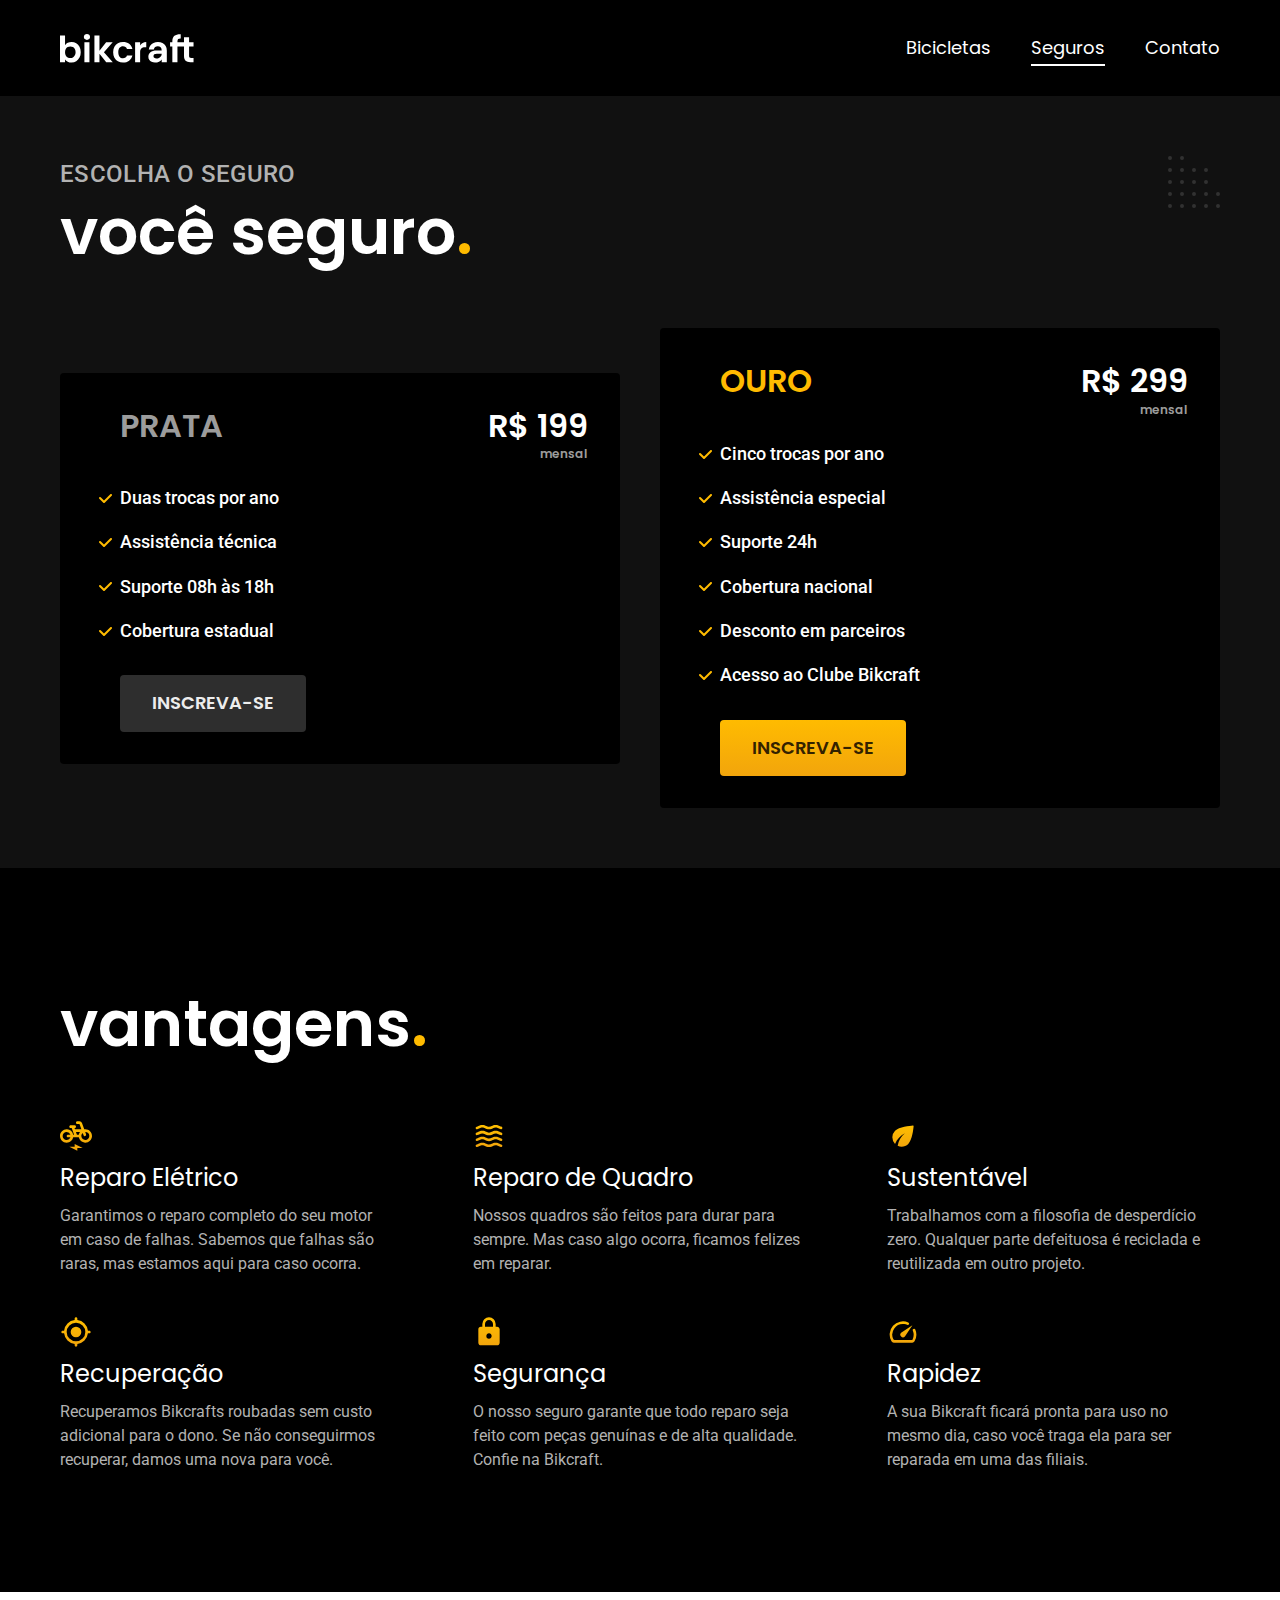
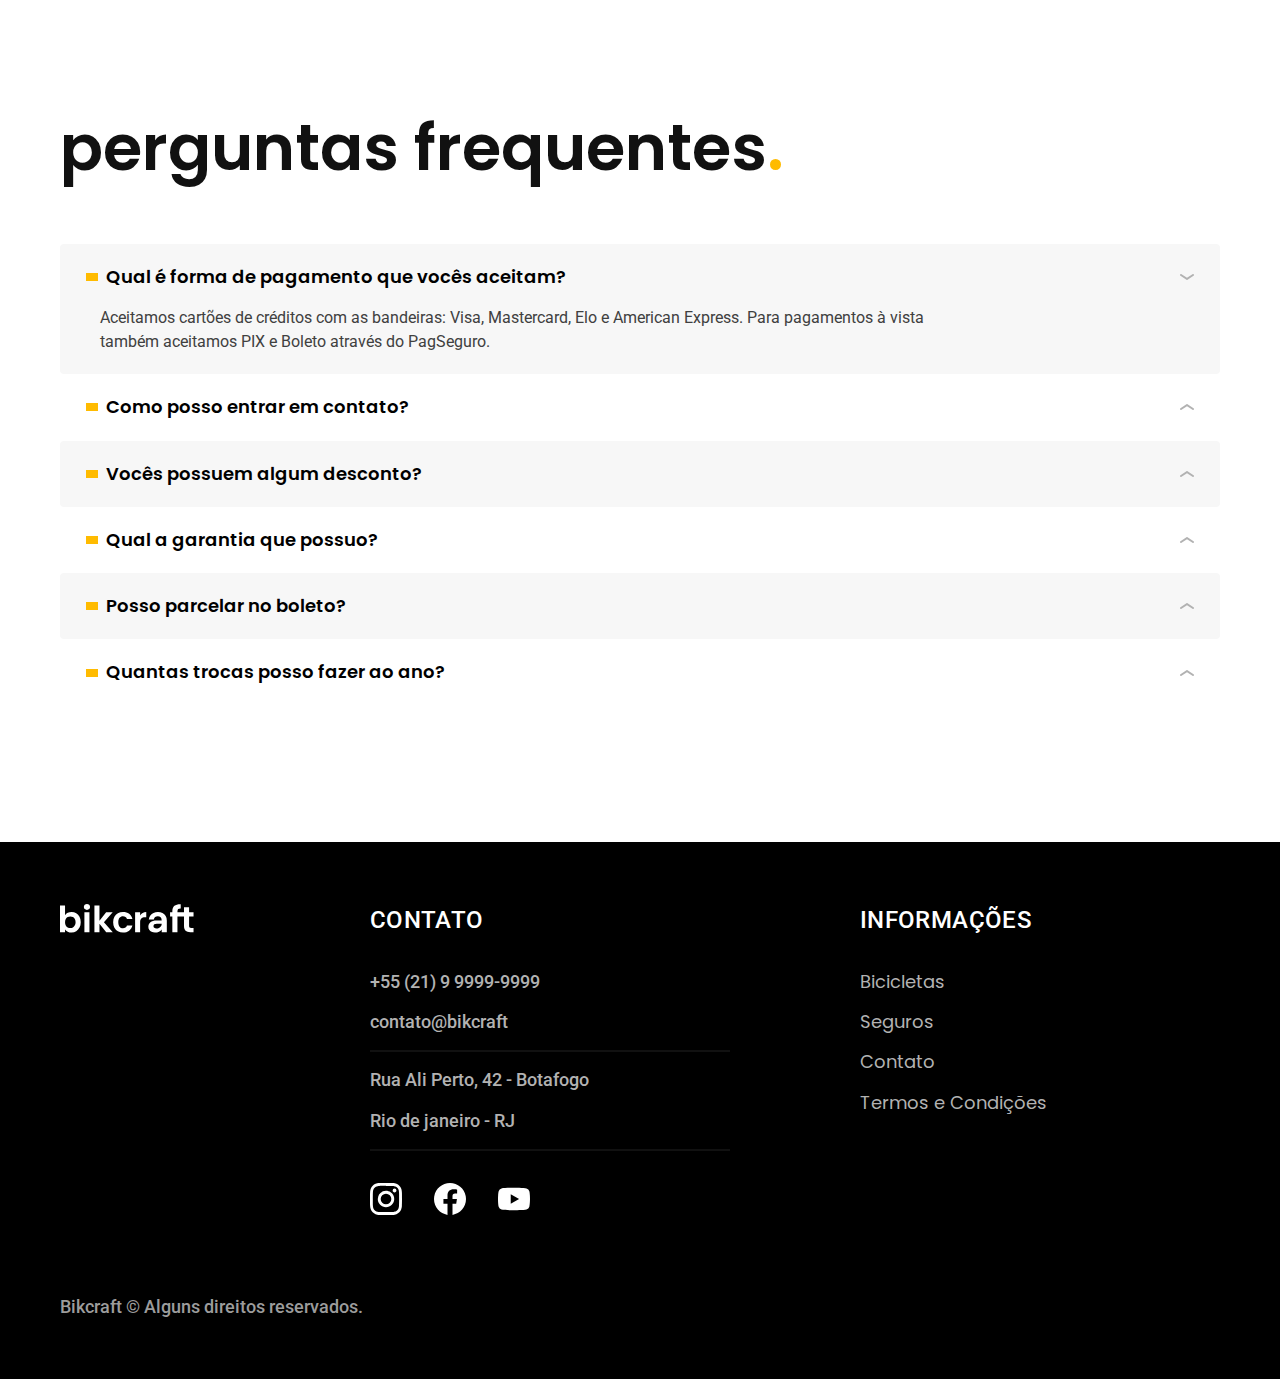
<file: seguros.html>
<!DOCTYPE html>
<html lang="pt-br">

<head>
  <meta charset="UTF-8">
  <meta name="viewport" content="width=device-width, initial-scale=1.0">
  <title>Seguros | Bikcraft</title>
  <meta name="description" content="Seguros.">
  <link rel="icon" href="./favicon.svg" type="image/svg+xml">
  <link rel="preload" href="./css/style.min.css" as="style">
  <link rel="stylesheet" href="./css/style.min.css">
  <link rel="preconnect" href="https://fonts.googleapis.com">
  <link rel="preconnect" href="https://fonts.gstatic.com" crossorigin>
  <link href="https://fonts.googleapis.com/css2?family=Merriweather:ital,opsz,wght@1,18..144,900&family=Poppins:wght@400;600&family=Roboto:wght@400;500&display=swap" rel="stylesheet">
  <script>document.documentElement.classList.add("js");</script>
</head>

<body id="seguros">
  <header class="header-bg">
    <div class="header container">
      <a href="./">
        <img src="./img/bikcraft.svg" alt="Bikcraft">
      </a>
      <nav aria-label="primaria">
        <ul class="header-menu font-1-m cor-0">
          <li><a href="./bicicletas.html">Bicicletas</a></li>
          <li><a href="./seguros.html">Seguros</a></li>
          <li><a href="./contato.html">Contato</a></li>
        </ul>
      </nav>
    </div>
  </header>

  <main class="seguros-bg">
    <div class="titulo-bg">
      <div class="titulo container">
        <p class="font-2-l-b cor-5">Escolha o seguro</p>
        <h1 class="font-1-xxl cor-0">você seguro<span class="cor-p1">.</span></h1>
      </div>
    </div>


    <div class="seguros container">
      <div class="seguros-item fadeInLeft" data-anime="200">
        <h3 class="font-1-xl cor-6">PRATA</h3>
        <span class="font-1-xl cor-0">R$ 199 <span class="font-1-xs cor-6">mensal</span></span>
        <ul class="font-2-m cor-0">
          <li>Duas trocas por ano</li>
          <li>Assistência técnica</li>
          <li>Suporte 08h às 18h</li>
          <li>Cobertura estadual</li>
        </ul>
        <a class="botao secundario" href="./orcamento.html?tipo=seguro&produto=prata">Inscreva-se</a>
      </div>

      <div class="seguros-item fadeInRight" data-anime="400">
        <h3 class="font-1-xl cor-p1">OURO</h3>
        <span class="font-1-xl cor-0">R$ 299 <span class="font-1-xs cor-6">mensal</span></span>
        <ul class="font-2-m cor-0">
          <li>Cinco trocas por ano</li>
          <li>Assistência especial</li>
          <li>Suporte 24h</li>
          <li>Cobertura nacional</li>
          <li>Desconto em parceiros</li>
          <li>Acesso ao Clube Bikcraft</li>
        </ul>
        <a class="botao" href="./orcamento.html?tipo=seguro&produto=ouro">Inscreva-se</a>
      </div>
    </div>

  </main>

  <article class="vantagens-bg">
    <div class="vantagens container">
      <h2 class="font-1-xxl cor-0">vantagens<span class="cor-p1">.</h2>
      <ul>
        <li>
          <img src="./img/icones/eletrica.svg" alt="">
          <h3 class="font-1-l cor-0">Reparo Elétrico</h3>
          <p class="font-2-s cor-5">Garantimos o reparo completo do seu motor em caso de falhas. Sabemos que falhas são raras, mas estamos aqui para caso ocorra.</p>
        </li>
        <li>
          <img src="./img/icones/carbono.svg" alt="">
          <h3 class="font-1-l cor-0">Reparo de Quadro</h3>
          <p class="font-2-s cor-5">Nossos quadros são feitos para durar para sempre. Mas caso algo ocorra, ficamos felizes em reparar.</p>
        </li>
        <li>
          <img src="./img/icones/sustentavel.svg" alt="">
          <h3 class="font-1-l cor-0">Sustentável</h3>
          <p class="font-2-s cor-5">Trabalhamos com a filosofia de desperdício zero. Qualquer parte defeituosa é reciclada e reutilizada em outro projeto.</p>
        </li>
        <li>
          <img src="./img/icones/rastreador.svg" alt="">
          <h3 class="font-1-l cor-0">Recuperação</h3>
          <p class="font-2-s cor-5">Recuperamos Bikcrafts roubadas sem custo adicional para o dono. Se não conseguirmos recuperar, damos uma nova para você.</p>
        </li>
        <li>
          <img src="./img/icones/seguro.svg" alt="">
          <h3 class="font-1-l cor-0">Segurança</h3>
          <p class="font-2-s cor-5">O nosso seguro garante que todo reparo seja feito com peças genuínas e de alta qualidade. Confie na Bikcraft.</p>
        </li>
        <li>
          <img src="./img/icones/velocidade.svg" alt="">
          <h3 class="font-1-l cor-0">Rapidez</h3>
          <p class="font-2-s cor-5">A sua Bikcraft ficará pronta para uso no mesmo dia, caso você traga ela para ser reparada em uma das filiais.</p>
        </li>
      </ul>
    </div>
  </article>

  <article class="perguntas container">
    <h2 class="font-1-xxl">perguntas frequentes<span class="cor-p1">.</h2>
    <dl>
      <div>
        <dt><button class="font-1-m-b" aria-controls="pergunta1" aria-expanded="true">Qual é forma de pagamento que vocês aceitam?</button></dt>
        <dd id="pergunta1" class="font-2-s cor-9 ativa">Aceitamos cartões de créditos com as bandeiras: Visa, Mastercard, Elo e American Express. Para pagamentos à vista também aceitamos PIX e Boleto através do PagSeguro.</dd>
      </div>

      <div>
        <dt><button class="font-1-m-b" aria-controls="pergunta2" aria-expanded="false">Como posso entrar em contato?</button></dt>
        <dd id="pergunta2" class="font-2-s cor-9">Aceitamos cartões de créditos com as bandeiras: Visa, Mastercard, Elo e American Express. Para pagamentos à vista também aceitamos PIX e Boleto através do PagSeguro.</dd>
      </div>

      <div>
        <dt><button class="font-1-m-b" aria-controls="pergunta3" aria-expanded="false">Vocês possuem algum desconto?</button></dt>
        <dd id="pergunta3" class="font-2-s cor-9">Aceitamos cartões de créditos com as bandeiras: Visa, Mastercard, Elo e American Express. Para pagamentos à vista também aceitamos PIX e Boleto através do PagSeguro.</dd>
      </div>

      <div>
        <dt><button class="font-1-m-b" aria-controls="pergunta4" aria-expanded="false">Qual a garantia que possuo?</button></dt>
        <dd id="pergunta4" class="font-2-s cor-9">Aceitamos cartões de créditos com as bandeiras: Visa, Mastercard, Elo e American Express. Para pagamentos à vista também aceitamos PIX e Boleto através do PagSeguro.</dd>
      </div>

      <div>
        <dt><button class="font-1-m-b" aria-controls="pergunta5" aria-expanded="false">Posso parcelar no boleto?</button></dt>
        <dd id="pergunta5" class="font-2-s cor-9">Aceitamos cartões de créditos com as bandeiras: Visa, Mastercard, Elo e American Express. Para pagamentos à vista também aceitamos PIX e Boleto através do PagSeguro.</dd>
      </div>

      <div>
        <dt><button class="font-1-m-b" aria-controls="pergunta6" aria-expanded="false">Quantas trocas posso fazer ao ano?</button></dt>
        <dd id="pergunta6" class="font-2-s cor-9">Aceitamos cartões de créditos com as bandeiras: Visa, Mastercard, Elo e American Express. Para pagamentos à vista também aceitamos PIX e Boleto através do PagSeguro.</dd>
      </div>
    </dl>
  </article>

  <footer class="footer-bg">
    <div class="footer container">
      <img src="./img/bikcraft.svg" alt="Bikcraft">
      <div class="footer-contato">
        <h3 class="font-2-l-b cor-0">Contato</h3>
        <ul class="font-2-m cor-5">
          <li><a href="tel:+5521999999999">+55 (21) 9 9999-9999</a></li>
          <li><a href="mailto:contato@bikcraft">contato@bikcraft</a></li>
          <li>Rua Ali Perto, 42 - Botafogo</li>
          <li>Rio de janeiro - RJ</li>
        </ul>
        <div class="footer-redes">
          <a href="./">
            <img src="./img/redes/instagram.svg" alt="Instagram">
          </a>
          <a href="./">
            <img src="./img/redes/facebook.svg" alt="Facebook">
          </a>
          <a href="./">
            <img src="./img/redes/youtube.svg" alt="Youtube">
          </a>
        </div>
      </div>
      <div class="footer-informacoes">
        <h3 class="font-2-l-b cor-0">Informações</h3>
        <nav>
          <ul class="font-1-m cor-5">
            <li><a href="./bicicletas.html">Bicicletas</a></li>
            <li><a href="./seguros.html">Seguros</a></li>
            <li><a href="./contato.html">Contato</a></li>
            <li><a href="./termos.html">Termos e Condições</a></li>
          </ul>
        </nav>
      </div>
      <p class="footer-copy font-2-m cor-6">Bikcraft © Alguns direitos reservados.</p>
    </div>
  </footer>

  <script src="./js/plugins/simple-anime.js"></script>
  <script src="./js/script.js"></script>
</body>

</html>
</file>
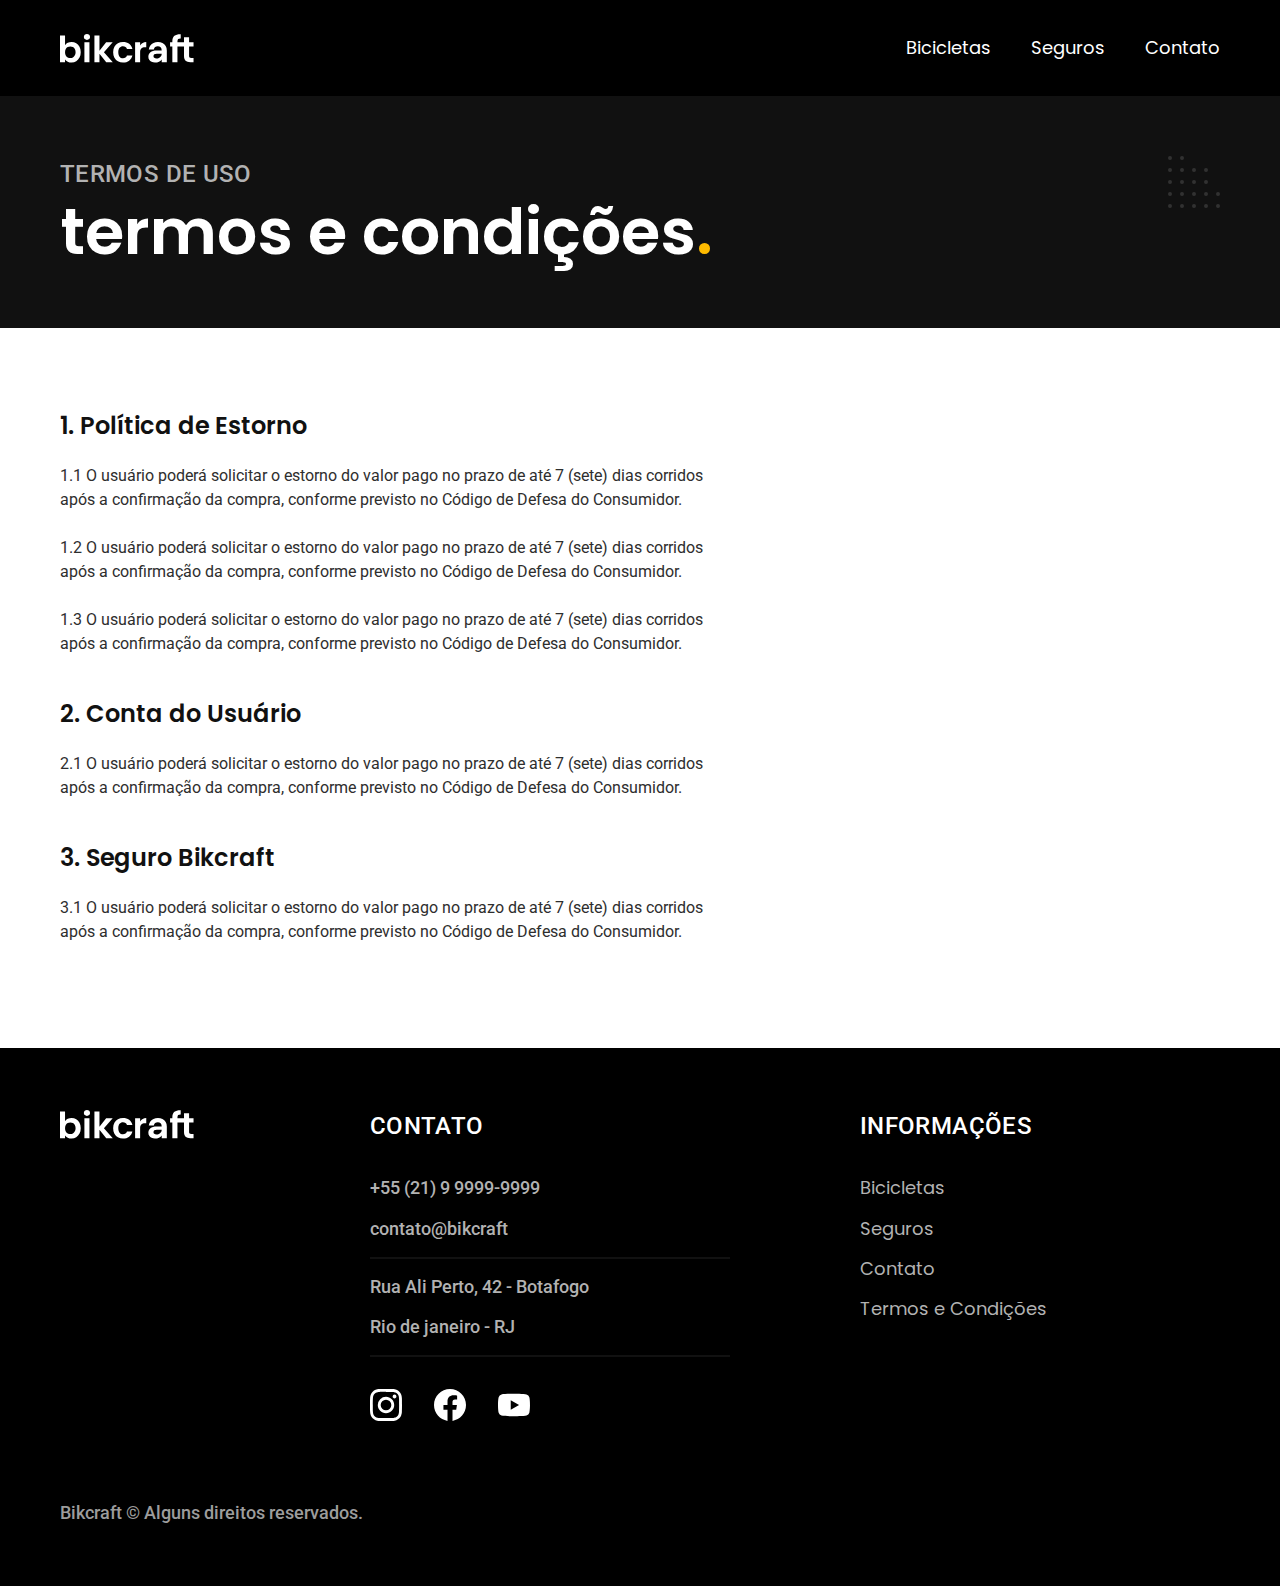
<file: termos.html>
<!DOCTYPE html>
<html lang="pt-br">

<head>
  <meta charset="UTF-8">
  <meta name="viewport" content="width=device-width, initial-scale=1.0">
  <title>Termos e Condições | Bikcraft</title>
  <meta name="description" content="Termos e condições.">
  <link rel="icon" href="./favicon.svg" type="image/svg+xml">
  <link rel="preload" href="./css/style.min.css" as="style">
  <link rel="stylesheet" href="./css/style.min.css">
  <link rel="preconnect" href="https://fonts.googleapis.com">
  <link rel="preconnect" href="https://fonts.gstatic.com" crossorigin>
  <link href="https://fonts.googleapis.com/css2?family=Merriweather:ital,opsz,wght@1,18..144,900&family=Poppins:wght@400;600&family=Roboto:wght@400;500&display=swap" rel="stylesheet">
  <script>document.documentElement.classList.add("js");</script>
</head>

<body id="termos">
  <header class="header-bg">
    <div class="header container">
      <a href="./">
        <img src="/img/bikcraft.svg" alt="Bikcraft">
      </a>
      <nav aria-label="primaria">
        <ul class="header-menu font-1-m cor-0">
          <li><a href="./bicicletas.html">Bicicletas</a></li>
          <li><a href="./seguros.html">Seguros</a></li>
          <li><a href="./contato.html">Contato</a></li>
        </ul>
      </nav>
    </div>
  </header>

  <main>
    <div class="titulo-bg">
      <div class="titulo container">
        <p class="font-2-l-b cor-5">Termos de uso</p>
        <h1 class="font-1-xxl cor-0">termos e condições<span class="cor-p1">.</span></h1>
      </div>
    </div>

    <div class="termos font-2-s cor-10 container">
      <h2 class="font-1-l cor-11">1. Política de Estorno</h2>
      <p>1.1 O usuário poderá solicitar o estorno do valor pago no prazo de até 7 (sete) dias corridos após a confirmação da compra, conforme previsto no Código de Defesa do Consumidor.</p>
      <p>1.2 O usuário poderá solicitar o estorno do valor pago no prazo de até 7 (sete) dias corridos após a confirmação da compra, conforme previsto no Código de Defesa do Consumidor.</p>
      <p>1.3 O usuário poderá solicitar o estorno do valor pago no prazo de até 7 (sete) dias corridos após a confirmação da compra, conforme previsto no Código de Defesa do Consumidor.</p>
      <h2 class="font-1-l cor-11">2. Conta do Usuário</h2>
      <p>2.1 O usuário poderá solicitar o estorno do valor pago no prazo de até 7 (sete) dias corridos após a confirmação da compra, conforme previsto no Código de Defesa do Consumidor.</p>
      <h2 class="font-1-l cor-11">3. Seguro Bikcraft</h2>
      <p>3.1 O usuário poderá solicitar o estorno do valor pago no prazo de até 7 (sete) dias corridos após a confirmação da compra, conforme previsto no Código de Defesa do Consumidor.</p>
    </div>
  </main>

  <footer class="footer-bg">
    <div class="footer container">
      <img src="./img/bikcraft.svg" alt="Bikcraft">
      <div class="footer-contato">
        <h3 class="font-2-l-b cor-0">Contato</h3>
        <ul class="font-2-m cor-5">
          <li><a href="tel:+5521999999999">+55 (21) 9 9999-9999</a></li>
          <li><a href="mailto:contato@bikcraft">contato@bikcraft</a></li>
          <li>Rua Ali Perto, 42 - Botafogo</li>
          <li>Rio de janeiro - RJ</li>
        </ul>
        <div class="footer-redes">
          <a href="./">
            <img src="./img/redes/instagram.svg" alt="Instagram">
          </a>
          <a href="./">
            <img src="./img/redes/facebook.svg" alt="Facebook">
          </a>
          <a href="./">
            <img src="./img/redes/youtube.svg" alt="Youtube">
          </a>
        </div>
      </div>
      <div class="footer-informacoes">
        <h3 class="font-2-l-b cor-0">Informações</h3>
        <nav>
          <ul class="font-1-m cor-5">
            <li><a href="./bicicletas.html">Bicicletas</a></li>
            <li><a href="./seguros.html">Seguros</a></li>
            <li><a href="./contato.html">Contato</a></li>
            <li><a href="./termos.html">Termos e Condições</a></li>
          </ul>
        </nav>
      </div>
      <p class="footer-copy font-2-m cor-6">Bikcraft © Alguns direitos reservados.</p>
    </div>
  </footer>
  <script src="./js/script.js"></script>
</body>

</html>
</file>
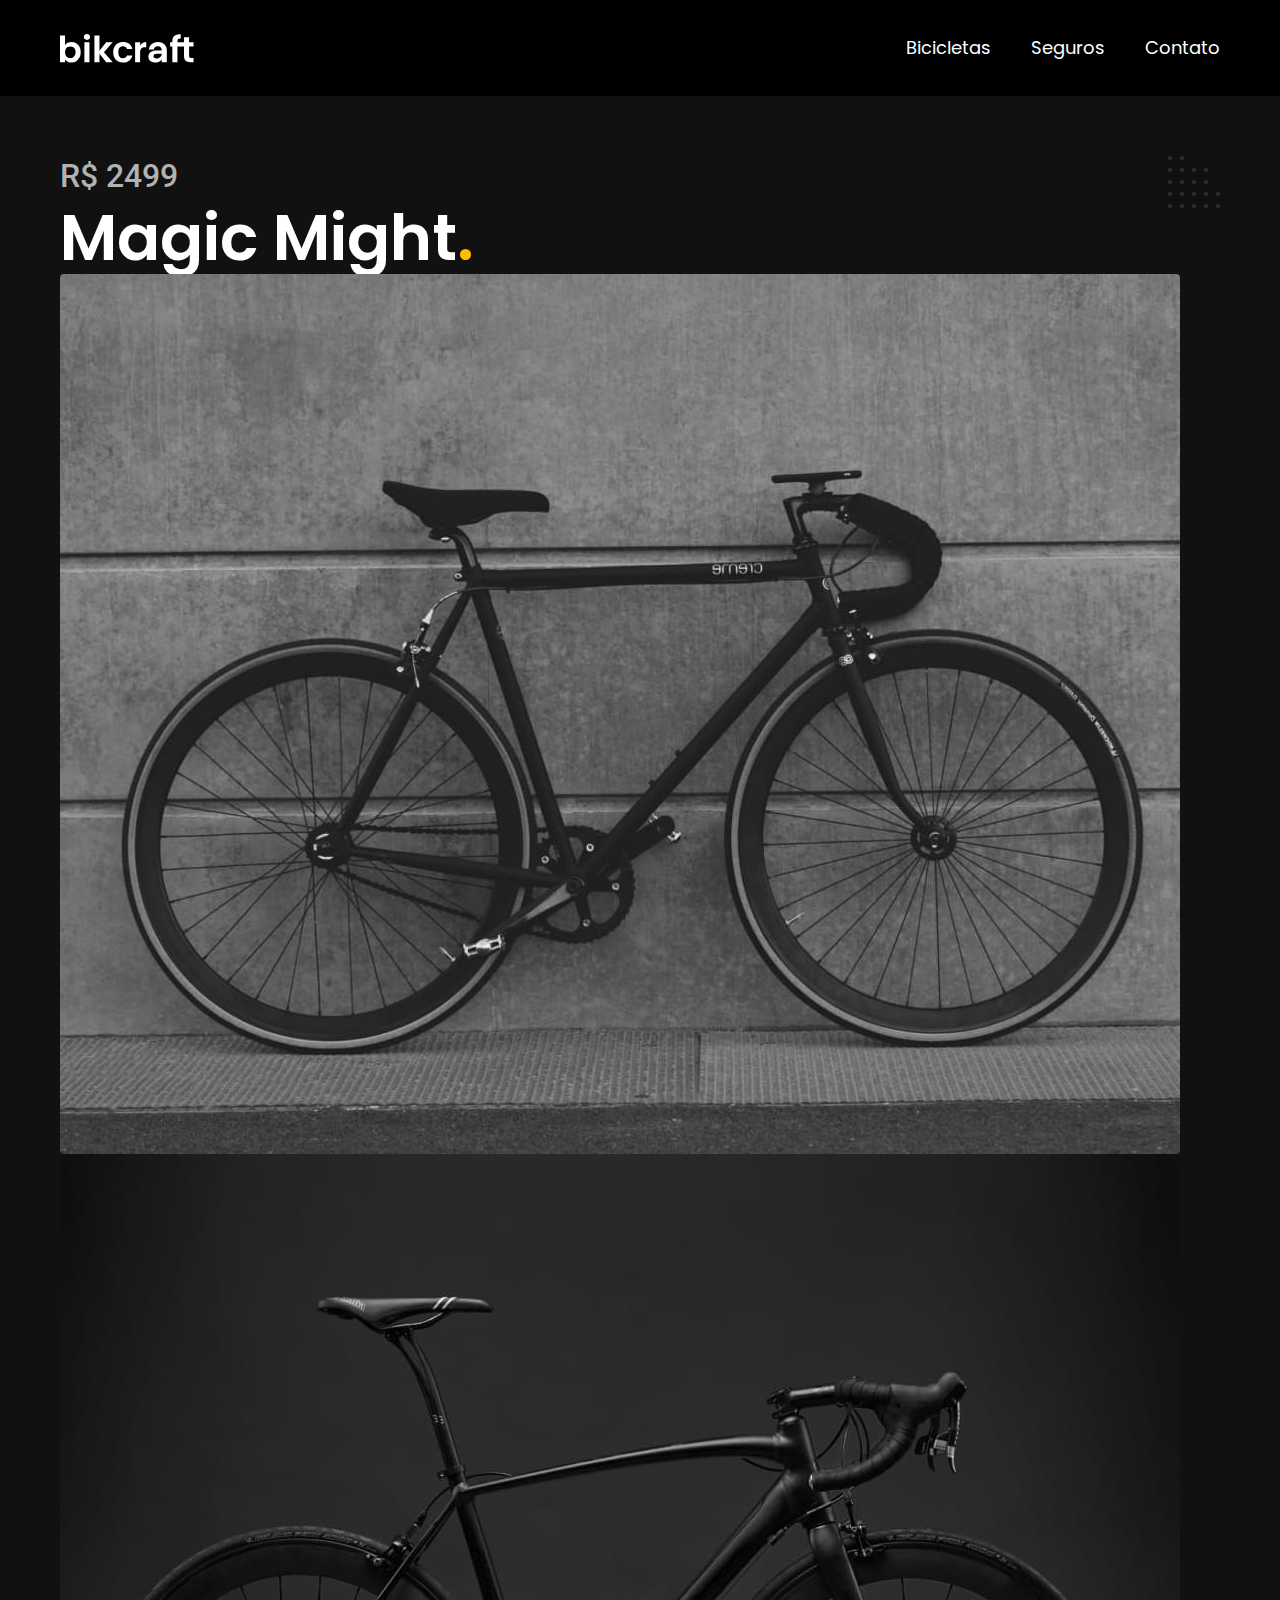
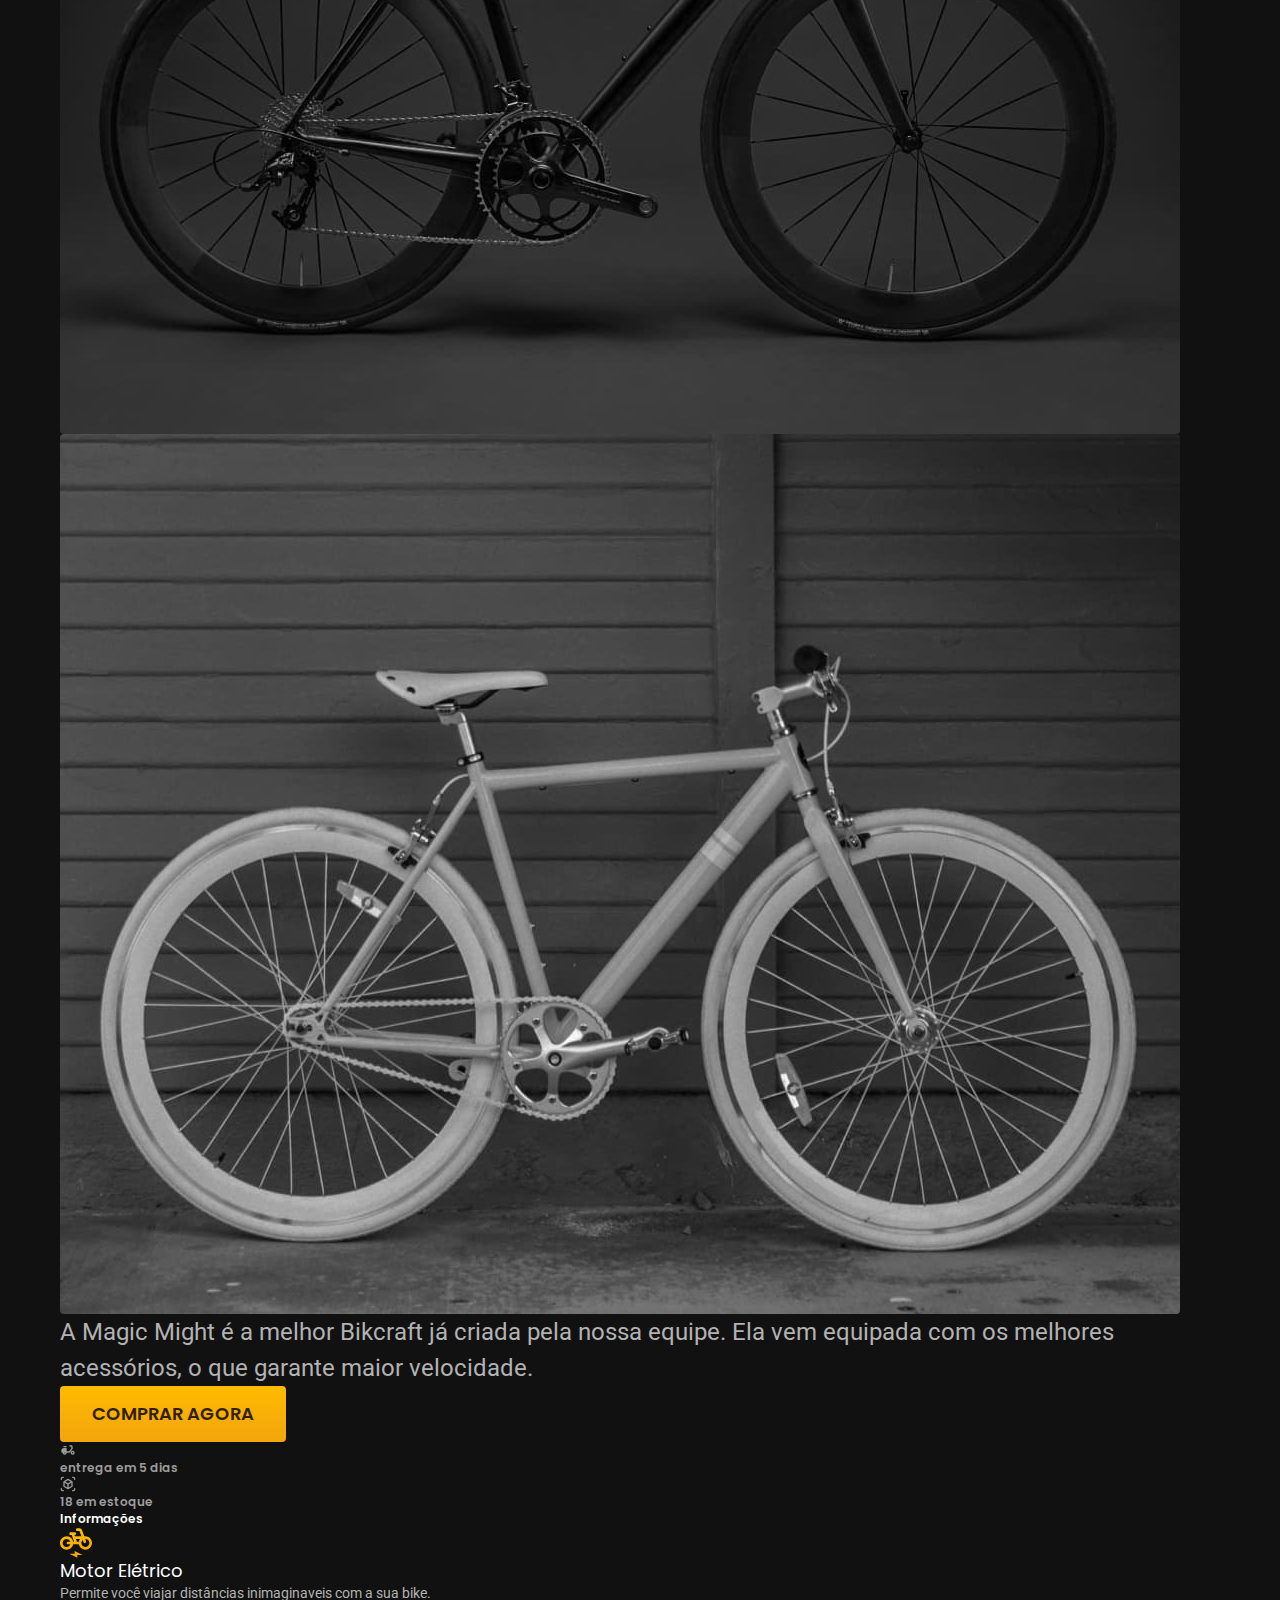
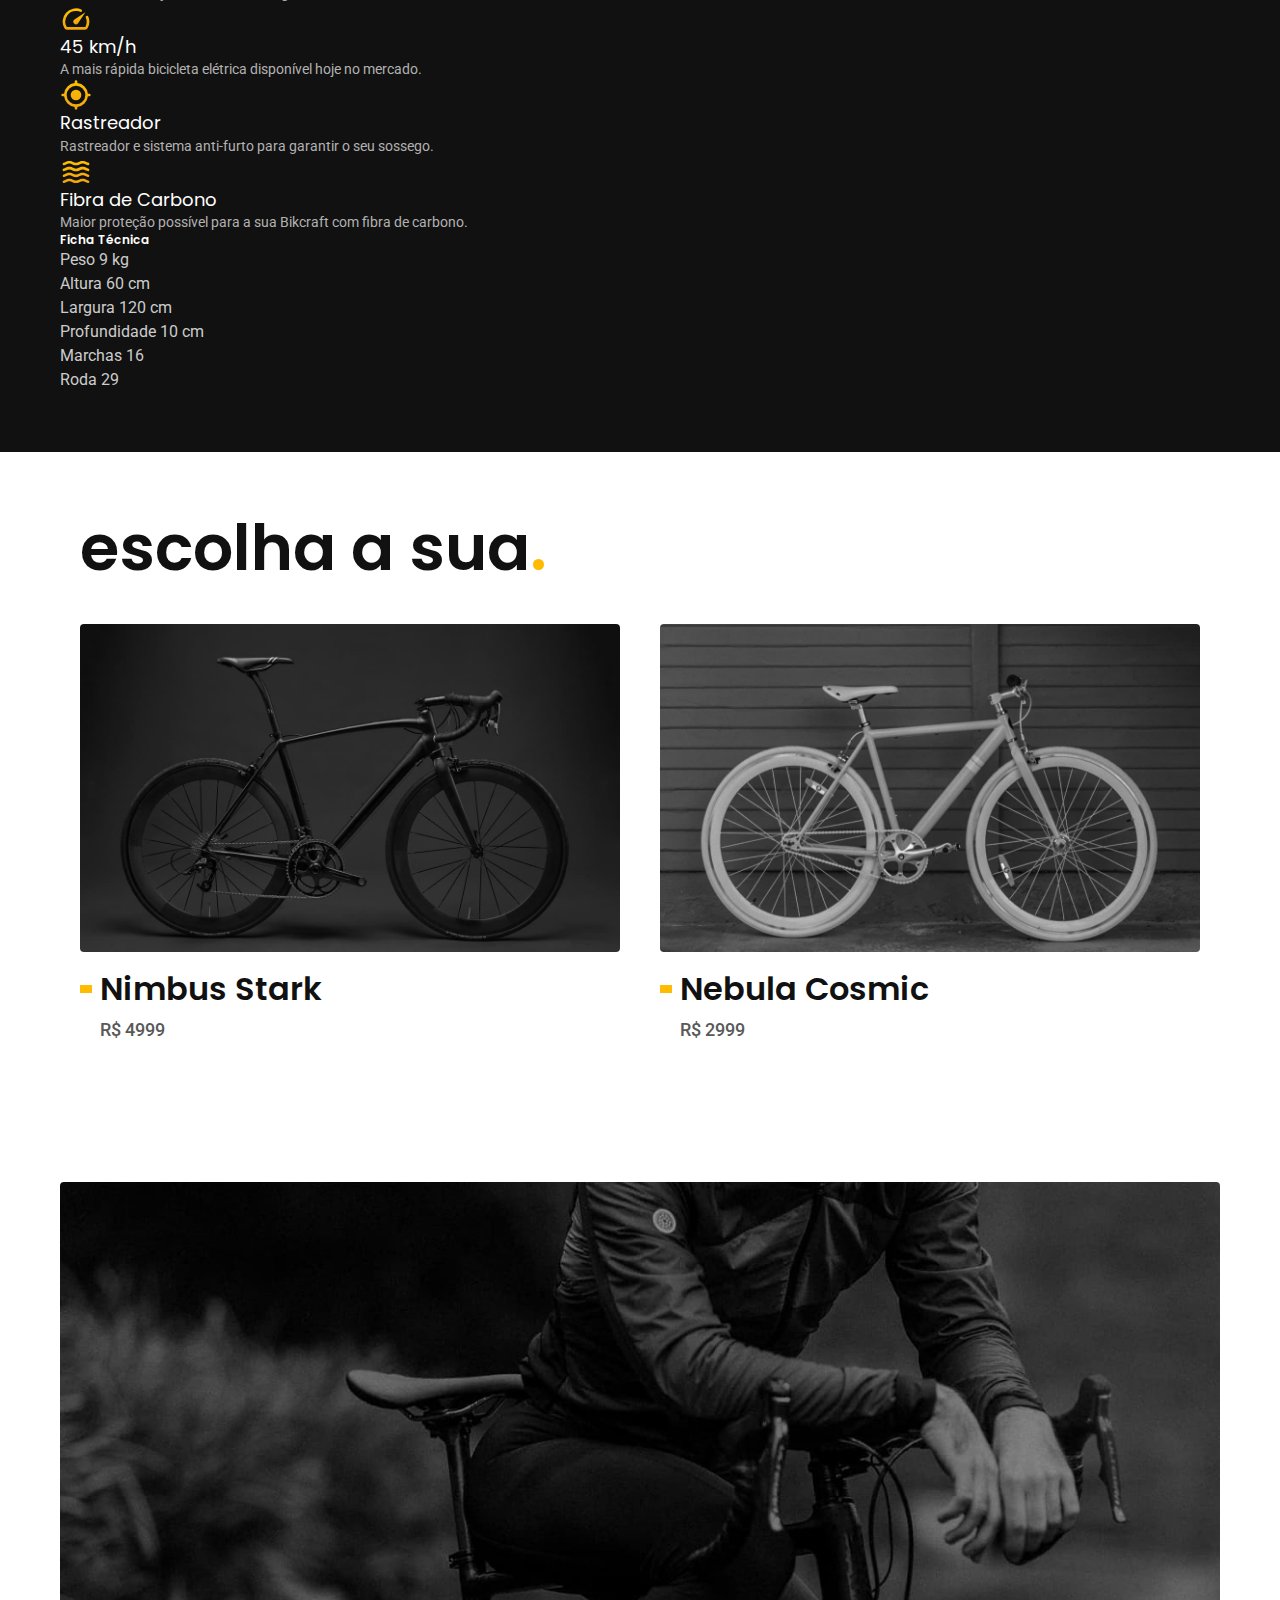
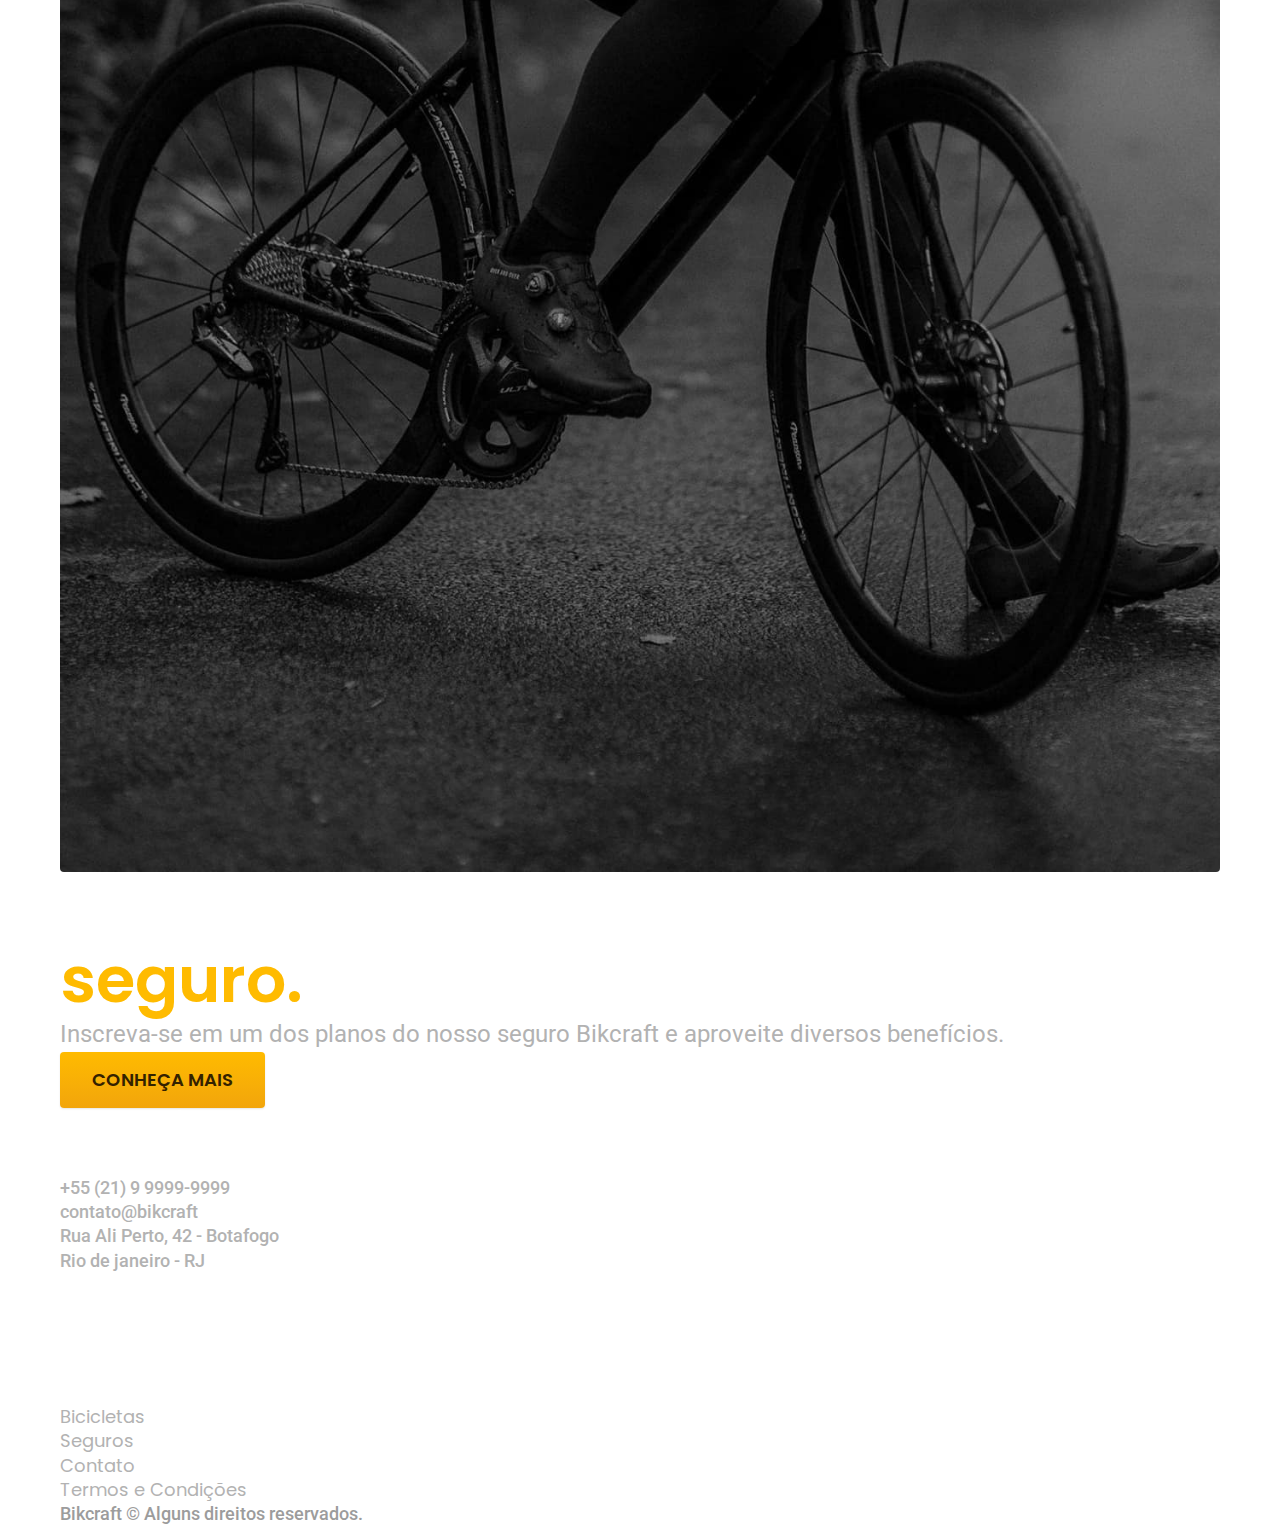
<file: bicicletas/magic.html>
<!DOCTYPE html>
<html lang="pt-br">

<head>
  <meta charset="UTF-8">
  <meta name="viewport" content="width=device-width, initial-scale=1.0">
  <title>Magic | Bikcraft</title>
  <meta name="description" content="Magic Might.">
  <link rel="stylesheet" href="../css/style.css">
  <link rel="preconnect" href="https://fonts.googleapis.com">
  <link rel="preconnect" href="https://fonts.gstatic.com" crossorigin>
  <link href="https://fonts.googleapis.com/css2?family=Merriweather:ital,opsz,wght@1,18..144,900&family=Poppins:wght@400;600&family=Roboto:wght@400;500&display=swap" rel="stylesheet">
</head>

<body id="bicicleta">
  <header class="header-bg">
    <div class="header container">
      <a href="../">
        <img src="/img/bikcraft.svg" alt="Bikcraft">
      </a>
      <nav aria-label="primaria">
        <ul class="header-menu font-1-m cor-0">
          <li><a href="../bicicletas.html">Bicicletas</a></li>
          <li><a href="../seguros.html">Seguros</a></li>
          <li><a href="../contato.html">Contato</a></li>
        </ul>
      </nav>
    </div>
  </header>

  <main class="titulo-bg">
    <div>
      <div class="titulo container">
        <p class="font-2-xl cor-5">R$ 2499</p>
        <h1 class="font-1-xxl cor-0">Magic Might<span class="cor-p1">.</span></h1>
      </div>
    </div>
    <div class="bicicleta container">
      <div class="bicicleta-imagens">
        <img src="../img/bicicleta/nimbus2.jpg" alt="">
        <img src="../img/bicicleta/nimbus1.jpg" alt="">
        <img src="../img/bicicleta/nimbus3.jpg" alt="">
      </div>
      <div class="bicicleta-conteudo">
        <p class="font-2-l cor-5">A Magic Might é a melhor Bikcraft já criada pela nossa equipe. Ela vem equipada com os melhores acessórios, o que garante maior velocidade.</p>
        <div class="bicicleta-comprar">
          <a class="botao" href="../orcamento.html">Comprar Agora</a>
          <span class="font-1-xs cor-6"><img src="../img/icones/entrega.svg" alt=""> entrega em 5 dias</span>
          <span class="font-1-xs cor-6"><img src="../img/icones/estoque.svg" alt=""> 18 em estoque</span>
        </div>

        <h2 class="font-1-xs cor-0">Informações</h2>
        <ul class="bicicleta-informacoes">
          <li>
            <img src="../img/icones/eletrica.svg" alt="">
            <h3 class="font-1-m cor-0">Motor Elétrico</h3>
            <p class="font-2-xs cor-5">Permite você viajar distâncias inimaginaveis com a sua bike.</p>
          </li>
          <li>
            <img src="../img/icones/velocidade.svg" alt="">
            <h3 class="font-1-m cor-0">45 km/h</h3>
            <p class="font-2-xs cor-5">A mais rápida bicicleta elétrica disponível hoje no mercado.</p>
          </li>
          <li>
            <img src="../img/icones/rastreador.svg" alt="">
            <h3 class="font-1-m cor-0">Rastreador</h3>
            <p class="font-2-xs cor-5">Rastreador e sistema anti-furto para garantir o seu sossego.</p>
          </li>
          <li>
            <img src="../img/icones/carbono.svg" alt="">
            <h3 class="font-1-m cor-0">Fibra de Carbono</h3>
            <p class="font-2-xs cor-5">Maior proteção possível para a sua Bikcraft com fibra de carbono.</p>
          </li>
        </ul>

        <h2 class="font-1-xs cor-0">Ficha Técnica</h2>
        <ul class="bicicleta-ficha font-2-s cor-4">
          <li>Peso <span>9 kg</span></li>
          <li>Altura <span>60 cm</span></li>
          <li>Largura <span>120 cm</span></li>
          <li>Profundidade <span>10 cm</span></li>
          <li>Marchas <span>16</span></li>
          <li>Roda <span>29</span></li>
        </ul>
      </div>
    </div>
  </main>

  <article class="bicicletas-lista container">
    <h2 class="font-1-xxl">escolha a sua<span class="cor-p1">.</span></h2>
    <ul>
      <li>
        <a href="./nimbus.html">
          <img src="../img/bicicletas/nimbus.jpg" alt="Bicicleta preta">
          <h3 class="font-1-xl">Nimbus Stark</h3>
          <span class="font-2-m cor-8">R$ 4999</span>
        </a>
      </li>

      <li>
        <a href="./nebula.html">
          <img src="../img/bicicletas/nebula.jpg" alt="Bicicleta preta">
          <h3 class="font-1-xl">Nebula Cosmic</h3>
          <span class="font-2-m cor-8">R$ 2999</span>
        </a>
      </li>
    </ul>
  </article>

  <article class="seguro-bg">
    <div class="seguro container">
      <div class="seguro-imagem">
        <img src="../img/fotos/seguros.jpg" alt="Pessoa parada em cima de uma bicicleta.">
      </div>
      <div class="seguro-conteudo">
        <h2 class="font-1-xxl cor-0">Pedale mais tranquilo com o nosso <span class=" cor-p1">seguro.</span></h2>
        <p class="font-2-l cor-5">Inscreva-se em um dos planos do nosso seguro Bikcraft e aproveite diversos benefícios.</p>
        <a class="botao" href="../seguros.html">Conheça Mais</a>
      </div>
    </div>
  </article>

  <footer class="footer-bg">
    <div class="footer container">
      <img src="../img/bikcraft.svg" alt="Bikcraft">
      <div class="footer-contato">
        <h3 class="font-2-l-b cor-0">Contato</h3>
        <ul class="font-2-m cor-5">
          <li><a href="tel:+5521999999999">+55 (21) 9 9999-9999</a></li>
          <li><a href="mailto:contato@bikcraft">contato@bikcraft</a></li>
          <li>Rua Ali Perto, 42 - Botafogo</li>
          <li>Rio de janeiro - RJ</li>
        </ul>
        <div class="footer-redes">
          <a href="../">
            <img src="../img/redes/instagram.svg" alt="Instagram">
          </a>
          <a href="../">
            <img src="../img/redes/facebook.svg" alt="Facebook">
          </a>
          <a href="../">
            <img src="../img/redes/youtube.svg" alt="Youtube">
          </a>
        </div>
      </div>
      <div class="footer-informacoes">
        <h3 class="font-2-l-b cor-0">Informações</h3>
        <nav>
          <ul class="font-1-m cor-5">
            <li><a href="../bicicletas.html">Bicicletas</a></li>
            <li><a href="../seguros.html">Seguros</a></li>
            <li><a href="../contato.html">Contato</a></li>
            <li><a href="../termo.html">Termos e Condições</a></li>
          </ul>
        </nav>
      </div>
      <p class="footer-copy font-2-m cor-6">Bikcraft © Alguns direitos reservados.</p>
    </div>
  </footer>
</body>

</html>
</file>
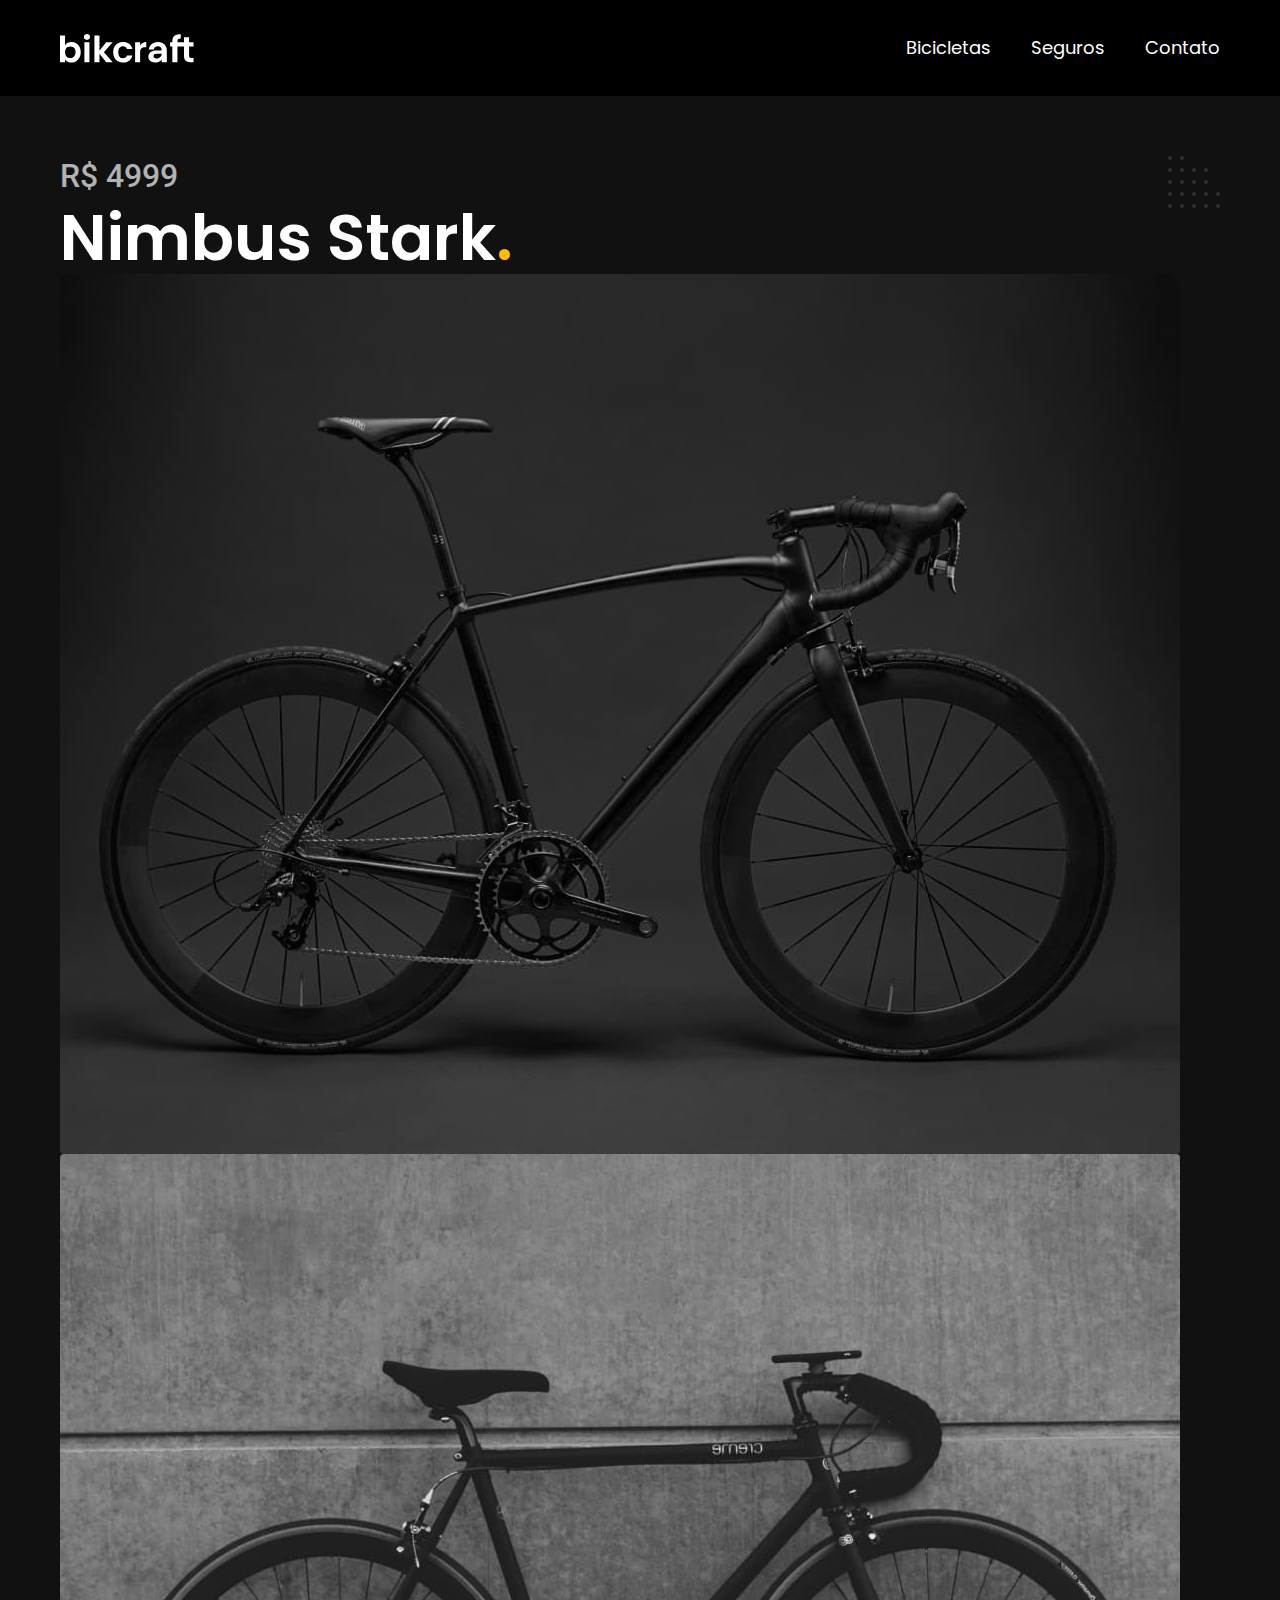
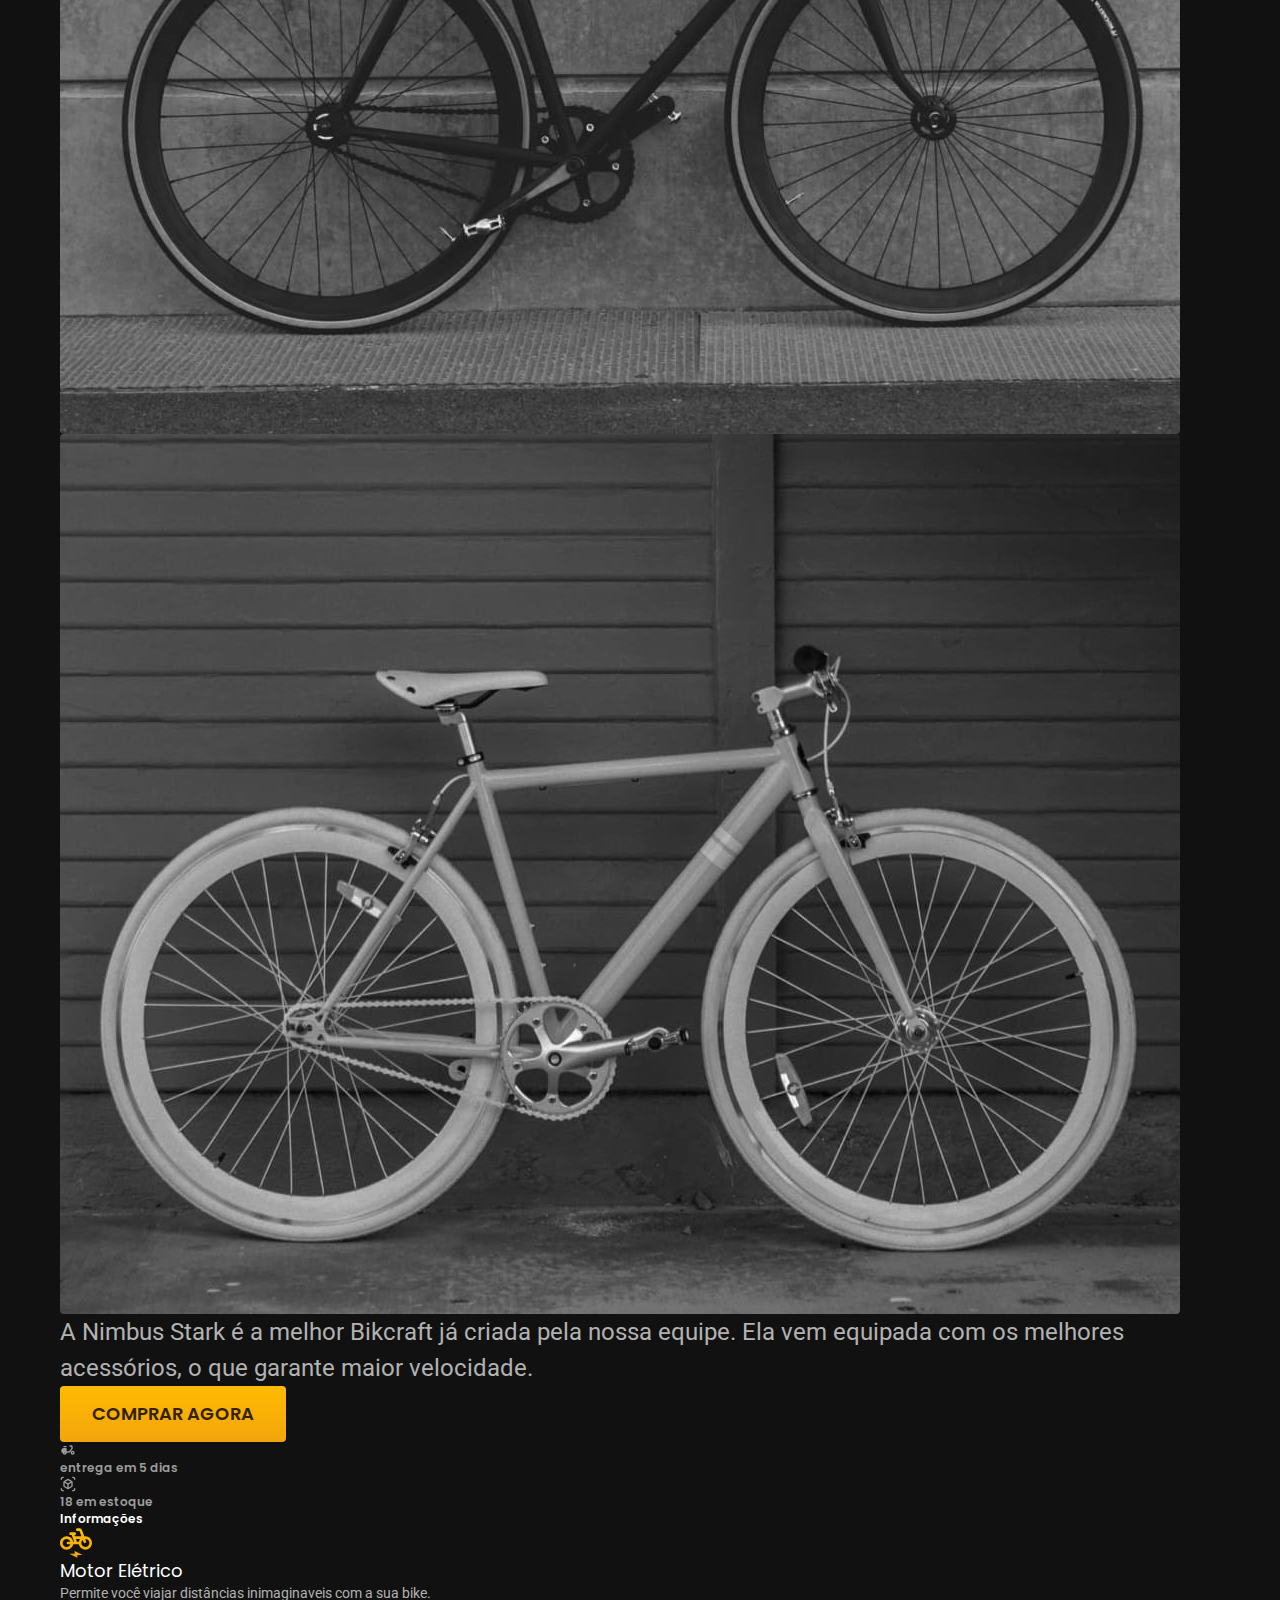
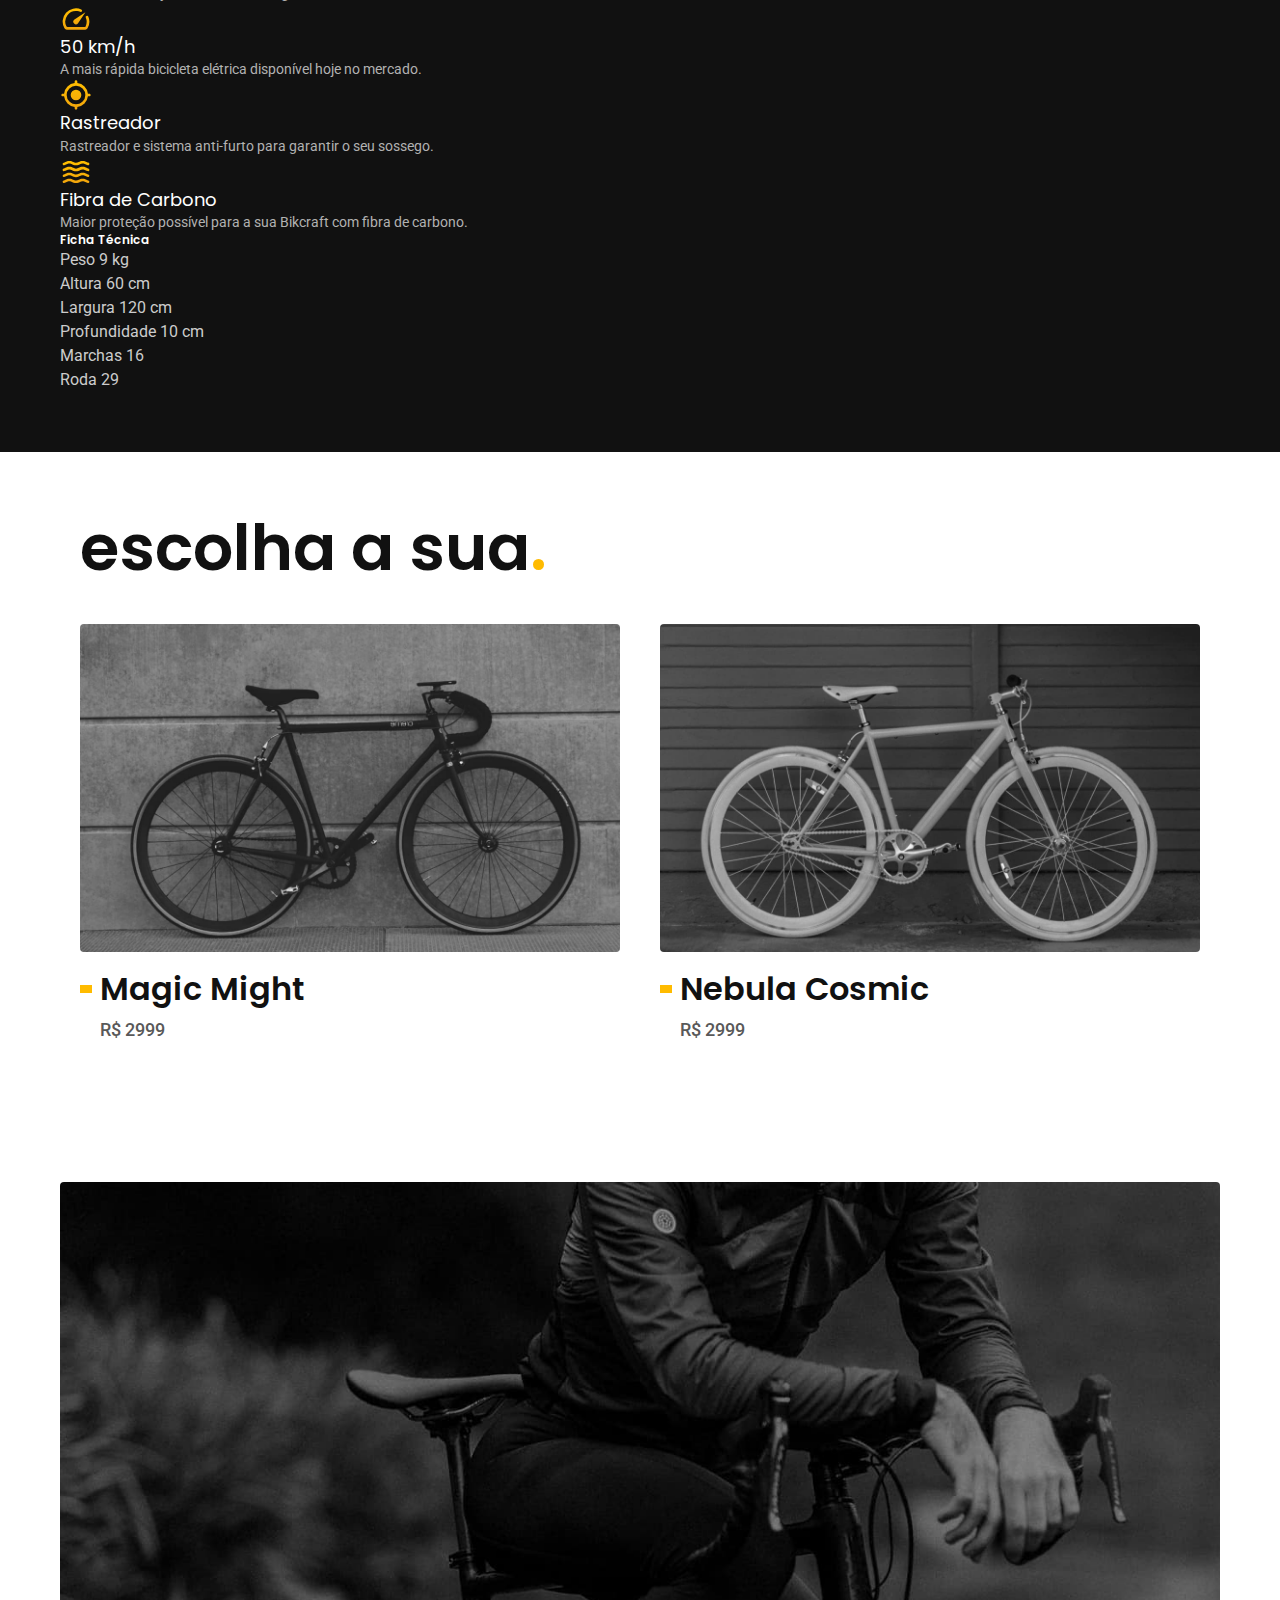
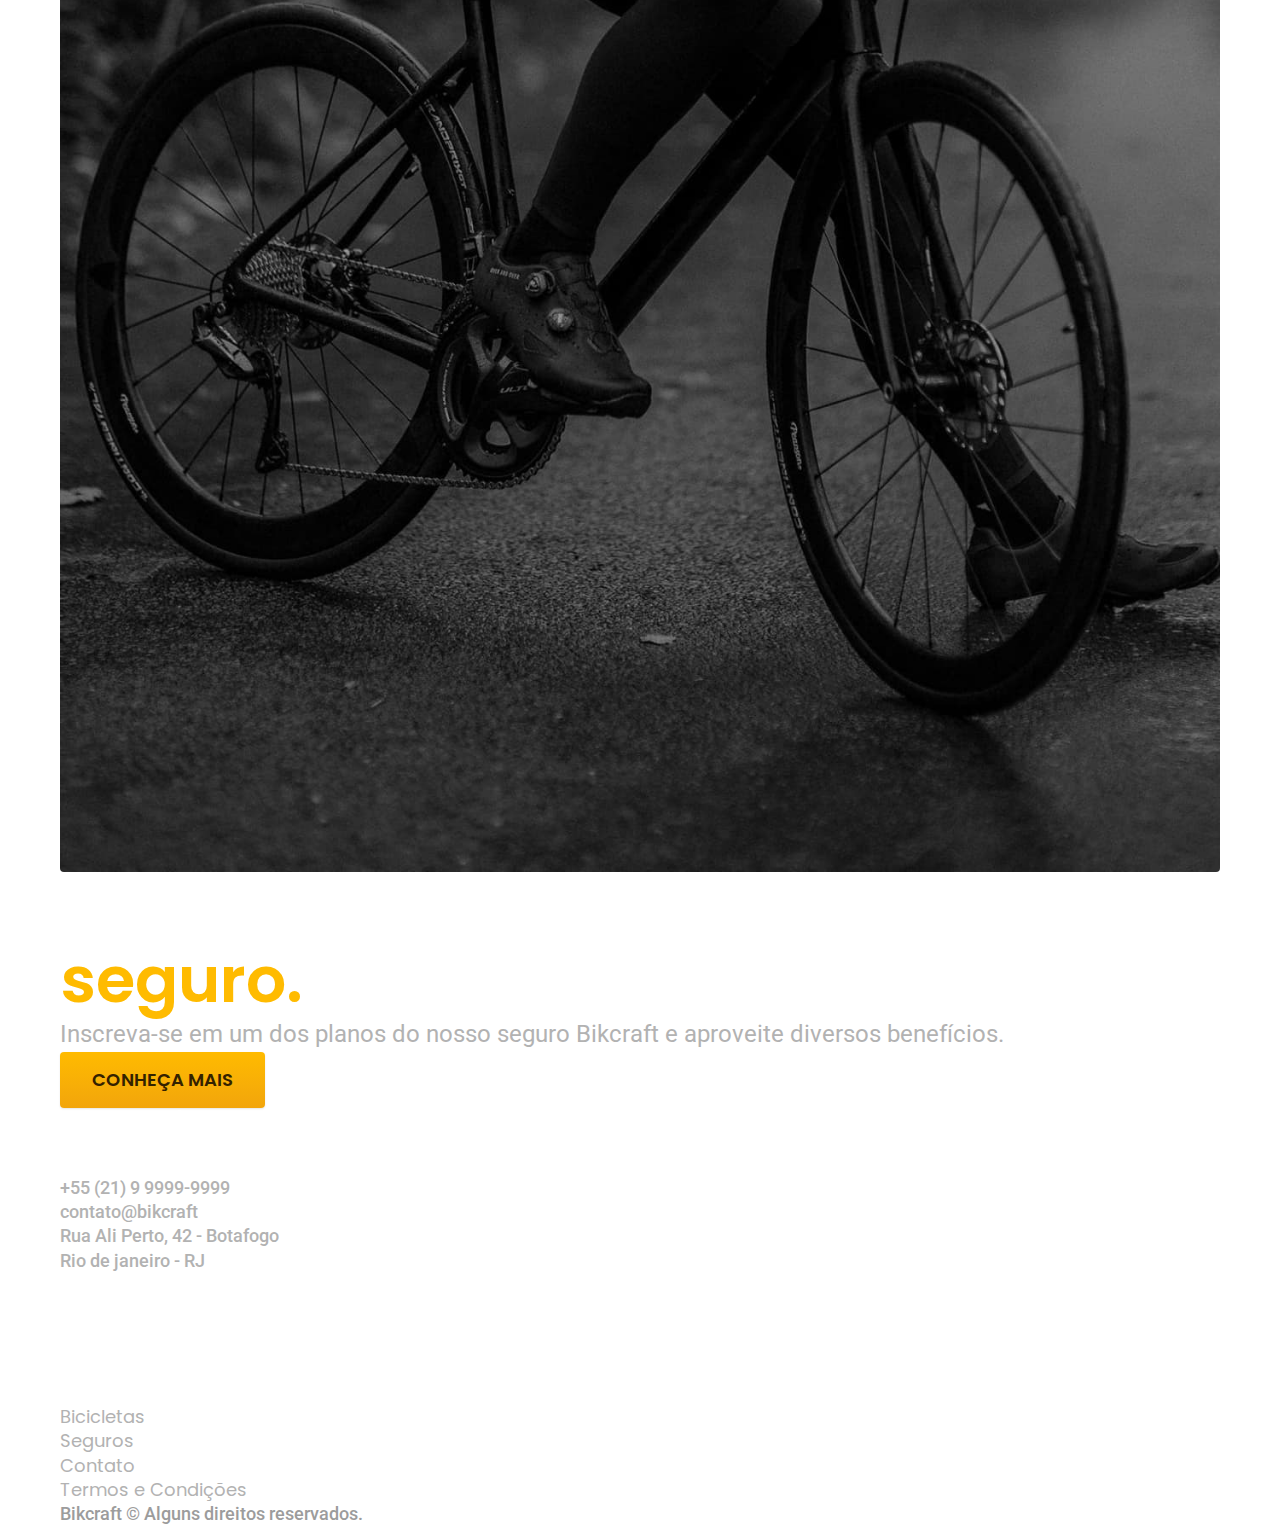
<file: bicicletas/nimbus.html>
<!DOCTYPE html>
<html lang="pt-br">

<head>
  <meta charset="UTF-8">
  <meta name="viewport" content="width=device-width, initial-scale=1.0">
  <title>Nimbus | Bikcraft</title>
  <meta name="description" content="Nimbus Stark.">
  <link rel="stylesheet" href="../css/style.css">
  <link rel="preconnect" href="https://fonts.googleapis.com">
  <link rel="preconnect" href="https://fonts.gstatic.com" crossorigin>
  <link href="https://fonts.googleapis.com/css2?family=Merriweather:ital,opsz,wght@1,18..144,900&family=Poppins:wght@400;600&family=Roboto:wght@400;500&display=swap" rel="stylesheet">
</head>

<body id="bicicleta">
  <header class="header-bg">
    <div class="header container">
      <a href="../">
        <img src="/img/bikcraft.svg" alt="Bikcraft">
      </a>
      <nav aria-label="primaria">
        <ul class="header-menu font-1-m cor-0">
          <li><a href="../bicicletas.html">Bicicletas</a></li>
          <li><a href="../seguros.html">Seguros</a></li>
          <li><a href="../contato.html">Contato</a></li>
        </ul>
      </nav>
    </div>
  </header>

  <main class="titulo-bg">
    <div>
      <div class="titulo container">
        <p class="font-2-xl cor-5">R$ 4999</p>
        <h1 class="font-1-xxl cor-0">Nimbus Stark<span class="cor-p1">.</span></h1>
      </div>
    </div>
    <div class="bicicleta container">
      <div class="bicicleta-imagens">
        <img src="../img/bicicleta/nimbus1.jpg" alt="">
        <img src="../img/bicicleta/nimbus2.jpg" alt="">
        <img src="../img/bicicleta/nimbus3.jpg" alt="">
      </div>
      <div class="bicicleta-conteudo">
        <p class="font-2-l cor-5">A Nimbus Stark é a melhor Bikcraft já criada pela nossa equipe. Ela vem equipada com os melhores acessórios, o que garante maior velocidade.</p>
        <div class="bicicleta-comprar">
          <a class="botao" href="../orcamento.html">Comprar Agora</a>
          <span class="font-1-xs cor-6"><img src="../img/icones/entrega.svg" alt=""> entrega em 5 dias</span>
          <span class="font-1-xs cor-6"><img src="../img/icones/estoque.svg" alt=""> 18 em estoque</span>
        </div>

        <h2 class="font-1-xs cor-0">Informações</h2>
        <ul class="bicicleta-informacoes">
          <li>
            <img src="../img/icones/eletrica.svg" alt="">
            <h3 class="font-1-m cor-0">Motor Elétrico</h3>
            <p class="font-2-xs cor-5">Permite você viajar distâncias inimaginaveis com a sua bike.</p>
          </li>
          <li>
            <img src="../img/icones/velocidade.svg" alt="">
            <h3 class="font-1-m cor-0">50 km/h</h3>
            <p class="font-2-xs cor-5">A mais rápida bicicleta elétrica disponível hoje no mercado.</p>
          </li>
          <li>
            <img src="../img/icones/rastreador.svg" alt="">
            <h3 class="font-1-m cor-0">Rastreador</h3>
            <p class="font-2-xs cor-5">Rastreador e sistema anti-furto para garantir o seu sossego.</p>
          </li>
          <li>
            <img src="../img/icones/carbono.svg" alt="">
            <h3 class="font-1-m cor-0">Fibra de Carbono</h3>
            <p class="font-2-xs cor-5">Maior proteção possível para a sua Bikcraft com fibra de carbono.</p>
          </li>
        </ul>

        <h2 class="font-1-xs cor-0">Ficha Técnica</h2>
        <ul class="bicicleta-ficha font-2-s cor-4">
          <li>Peso <span>9 kg</span></li>
          <li>Altura <span>60 cm</span></li>
          <li>Largura <span>120 cm</span></li>
          <li>Profundidade <span>10 cm</span></li>
          <li>Marchas <span>16</span></li>
          <li>Roda <span>29</span></li>
        </ul>
      </div>
    </div>
  </main>

  <article class="bicicletas-lista container">
    <h2 class="font-1-xxl">escolha a sua<span class="cor-p1">.</span></h2>
    <ul>
      <li>
        <a href="./magic.html">
          <img src="../img/bicicletas/magic.jpg" alt="Bicicleta preta">
          <h3 class="font-1-xl">Magic Might</h3>
          <span class="font-2-m cor-8">R$ 2999</span>
        </a>
      </li>

      <li>
        <a href="./nebula.html">
          <img src="../img/bicicletas/nebula.jpg" alt="Bicicleta preta">
          <h3 class="font-1-xl">Nebula Cosmic</h3>
          <span class="font-2-m cor-8">R$ 2999</span>
        </a>
      </li>
    </ul>
  </article>

  <article class="seguro-bg">
    <div class="seguro container">
      <div class="seguro-imagem">
        <img src="../img/fotos/seguros.jpg" alt="Pessoa parada em cima de uma bicicleta.">
      </div>
      <div class="seguro-conteudo">
        <h2 class="font-1-xxl cor-0">Pedale mais tranquilo com o nosso <span class=" cor-p1">seguro.</span></h2>
        <p class="font-2-l cor-5">Inscreva-se em um dos planos do nosso seguro Bikcraft e aproveite diversos benefícios.</p>
        <a class="botao" href="../seguros.html">Conheça Mais</a>
      </div>
    </div>
  </article>

  <footer class="footer-bg">
    <div class="footer container">
      <img src="../img/bikcraft.svg" alt="Bikcraft">
      <div class="footer-contato">
        <h3 class="font-2-l-b cor-0">Contato</h3>
        <ul class="font-2-m cor-5">
          <li><a href="tel:+5521999999999">+55 (21) 9 9999-9999</a></li>
          <li><a href="mailto:contato@bikcraft">contato@bikcraft</a></li>
          <li>Rua Ali Perto, 42 - Botafogo</li>
          <li>Rio de janeiro - RJ</li>
        </ul>
        <div class="footer-redes">
          <a href="../">
            <img src="../img/redes/instagram.svg" alt="Instagram">
          </a>
          <a href="../">
            <img src="../img/redes/facebook.svg" alt="Facebook">
          </a>
          <a href="../">
            <img src="../img/redes/youtube.svg" alt="Youtube">
          </a>
        </div>
      </div>
      <div class="footer-informacoes">
        <h3 class="font-2-l-b cor-0">Informações</h3>
        <nav>
          <ul class="font-1-m cor-5">
            <li><a href="../bicicletas.html">Bicicletas</a></li>
            <li><a href="../seguros.html">Seguros</a></li>
            <li><a href="../contato.html">Contato</a></li>
            <li><a href="../termo.html">Termos e Condições</a></li>
          </ul>
        </nav>
      </div>
      <p class="footer-copy font-2-m cor-6">Bikcraft © Alguns direitos reservados.</p>
    </div>
  </footer>
</body>

</html>
</file>
<file: css/style.css>
@import "./global/global.css";
@import "./utilidades/tipografia.css";
@import "./utilidades/cores.css";

@import "./global/header.css";

/* Utilidades */
@import "./utilidades/componentes.css";

/* Home */
@import "./home/introducao.css";
@import "./home/tecnologia.css";
@import "./home/parceiros.css";
@import "./home/depoimento.css";

/* Bicicletas */
@import "./bicicletas/bicicletas-lista.css";

/* Seguros */
@import "./seguros/seguros.css";
</file>
<file: css/style.min.css>
body{margin:0;font-family:Arial,Helvetica,sans-serif;color:#111}blockquote,dd,h1,h2,h3,h4,p,ul{margin:0}ul{padding:0;list-style:none}a{text-decoration:none;color:inherit}img{display:block;max-width:100%;height:auto}img[src$=".jpg"]{border-radius:4px}.font-1-xs{font:600 0.75rem/1.35 Poppins,sans-serif}.font-2-xs{font:400 0.875rem/1.43 Roboto,sans-serif}.font-2-s{font:400 1rem/1.5 Roboto,sans-serif}.font-1-s{font:400 1rem/1.5 Poppins,sans-serif}.font-2-m{font:500 1.125rem/1.35 Roboto,sans-serif}.font-1-m-b{font:600 1.125rem/1.35 Poppins,sans-serif}.font-1-m{font:400 1.125rem/1.35 Poppins,sans-serif}.font-2-l-b{font-family:Roboto,sans-serif;font-size:1.5rem;line-height:1.5;font-weight:500;letter-spacing:.015em;text-transform:uppercase}.font-2-l{font:400 1.5rem/1.5 Roboto,sans-serif}.font-1-l{font:400 1.5rem/1.5 Poppins,sans-serif}.font-2-xl{font:500 2rem/1.3 Roboto,sans-serif}.font-1-xl{font:600 2rem/1.3 Poppins,sans-serif}.font-1-xxl{font:600 4rem/1.125 Poppins,sans-serif}@media (max-width:1200px){.font-1-xxl{font-size:3rem}.font-2-l,.font-2-l-b{font-size:1.125rem}}@media (max-width:800px){.font-1-xxl{font-size:2rem}.font-1-xl{font-size:1.5rem}}:root{--cor-0:#ffffff;--cor-1:#f7f7f7;--cor-2:#ededed;--cor-3:#dedede;--cor-4:#cccccc;--cor-5:#b2b2b2;--cor-6:#9c9c9c;--cor-7:#717171;--cor-8:#595959;--cor-9:#404040;--cor-10:#2e2e2e;--cor-11:#111111;--cor-12:#000000;--cor-p1:#ffbb00;--cor-p2:#e5a40b;--cor-p3:#a66f00;--cor-p4:#664400;--cor-p5:#332200}.cor-0{color:var(--cor-0)}.cor-1{color:var(--cor-1)}.cor-2{color:var(--cor-2)}.cor-3{color:var(--cor-3)}.cor-4{color:var(--cor-4)}.cor-5{color:var(--cor-5)}.cor-6{color:var(--cor-6)}.cor-7{color:var(--cor-7)}.cor-8{color:var(--cor-8)}.cor-9{color:var(--cor-9)}.cor-10{color:var(--cor-10)}.cor-11{color:var(--cor-11)}.cor-12{color:var(--cor-12)}.cor-p1{color:var(--cor-p1)}.cor-p2{color:var(--cor-p2)}.cor-p3{color:var(--cor-p3)}.cor-p4{color:var(--cor-p4)}.cor-p5{color:var(--cor-p5)}.js .fadeInDown{transform:translate3d(0,-20px,0)}.js .fadeInUp{transform:translate3d(0,20px,0)}.js .fadeInRight{transform:translate3d(20px,0,0)}.js .fadeInLeft{transform:translate3d(-20px,0,0)}.js [data-anime]{opacity:0}.js .anime{opacity:1;transform:none;transition:transform .8s,opacity .8s}.header-bg{background-color:var(--cor-12)}.header{display:flex;flex-wrap:wrap;gap:20px;justify-content:space-between;align-items:center;padding-top:20px;padding-bottom:20px}.header-menu{display:flex;flex-wrap:wrap;gap:40px}.header-menu a{padding:16px 0;display:inline-block;position:relative}.header-menu a:after{content:"";display:block;height:2px;width:0;background-color:var(--cor-0);margin-top:4px;transition:.3s;position:absolute}.header-menu a.ativo::after,.header-menu a:hover::after{width:100%}@media (max-width:800px){.header-menu{gap:20px}.header-menu a{background-color:var(--cor-11);padding:12px 16px;border-radius:4px}.header-menu a:hover{background-color:var(--cor-10)}.header-menu a::after{display:none}}@media (max-width:600px){.header-menu{gap:12px}.header-menu a{font-size:14px;padding:8px 12px}}.footer-bg{background-color:var(--cor-12)}.footer{display:grid;grid-template-columns:3fr 5fr 4fr;gap:40px;padding-top:60px;padding-bottom:60px}.footer h3{margin-bottom:32px}.footer-contato ul{margin-bottom:32px}.footer-contato li:nth-child(2n):after{content:"";display:block;max-width:360px;height:2px;background:var(--cor-11);margin-top:16px}.footer li{margin-bottom:16px}.footer-redes{display:flex;gap:32px}.footer a:hover{color:var(--cor-0)}.footer-copy{grid-column:1/-1;margin-top:40px}@media (max-width:800px){.footer>img{display:none}.footer{grid-template-columns:1fr 1fr}}@media (max-width:800px){.footer{grid-template-columns:1fr;gap:60px}.footer-copy{margin-top:0}}.container{padding-right:20px;padding-left:20px;box-sizing:border-box;max-width:1200px;margin:0 auto}.botao{display:inline-block;padding:16px 32px;background:linear-gradient(#fb0,#f2a50c);border-radius:4px;box-shadow:0 1px 2px rgba(0,0,0,.1);color:var(--cor-p5);text-transform:uppercase;font:600 1.125rem/1.35 Poppins,sans-serif;max-width:max-content;border:none;cursor:pointer}.botao:hover{background:linear-gradient(#ffb60d,#e59317)}.botao.secundario{background:var(--cor-10);color:var(--cor-2)}.botao.secundario:hover{background:var(--cor-9)}.botao.seta{display:flex;align-items:center}.botao.seta::after{content:"";display:inline-block;width:18px;height:10px;margin-left:12px;background:url(../img/icones/seta.svg);transition:transform .2s}.botao.seta:hover::after{transform:translateX(4px)}@media (max-width:600px){.botao{padding:12px 16px;font-size:1rem}}.link{display:inline-block;color:var(--cor-p1);font:500 1.5rem/1.5 Poppins,sans-serif;text-transform:uppercase}.link::after{content:"";display:block;width:100%;height:4px;background-color:currentColor}.link:hover{color:var(--cor-0)}.titulo-bg{padding-bottom:60px;padding-top:60px;background-color:var(--cor-11)}.titulo{background:url("../img/dec/top-right.svg") no-repeat top right 20px}.titulo p{margin-bottom:4px}@media (max-width:800px){.titulo-bg{padding-top:40px;padding-bottom:40px}.titulo p{font-size:1rem;text-transform:lowercase;font-weight:400}}.form{display:grid;grid-template-columns:1fr 1fr;gap:20px}.form label{display:block;font:400 1rem/1.5 Poppins,sans-serif;margin-bottom:4px}.form .col-2{grid-column:span 2}.form input[type=email],.form input[type=text],.form textarea{font:400 1rem/1.5 Roboto,sans-serif;background:var("--cor-1");border:1px solid var(--cor-2);padding:12px;border-radius:4px;width:100%;box-sizing:border-box}.form input[type=email]:focus,.form input[type=text]:focus,.form textarea:focus{outline:0;border-color:var(--cor-p1);background:var(--cor-0);box-shadow:0 0 0 2px #fea}@media (max-width:600px){.form{grid-template-columns:1fr}.form .col-2{grid-column:1}}.introducao-bg{background:var(--cor-12) url("../img/dec/bottom-left.svg") no-repeat bottom 160px left 20px;box-shadow:inset 0 -120px var(--cor-0)}.introducao{display:grid;grid-template-columns:1fr 1fr;gap:0 40px}.introducao-conteudo{align-self:end;padding-bottom:200px}.introducao h1{margin-bottom:32px}.introducao h1 span{color:var(--cor-p1)}.introducao p{margin-bottom:20px}.introducao-imagem{margin-right:-80px}.introducao img{width:100%;height:100%;object-fit:cover;border-radius:4px}@media (max-width:1200px){.introducao-imagem{margin-right:0}}@media (max-width:800px){.introducao-bg{background-color:var(--cor-11);padding-top:40px;box-shadow:inset 0 -60px var(--cor-0)}.introducao{grid-template-columns:1fr;gap:32px}.introducao-conteudo{padding-bottom:0}.introducao h1{margin-bottom:16px}.introducao img{height:300px;width:100%}}.tecnologia-bg{background-color:var(--cor-11);box-shadow:inset 0 80px var(--cor-0),inset 0 -80px var(--cor-0)}.tecnologia{display:grid;grid-template-columns:1fr 1fr;gap:40px}.tecnologia-imagem img{width:100%;height:100%;object-fit:cover;object-position:left}.tecnologia-conteudo{padding:160px 0}.tecnologia-conteudo>span{display:block;margin-bottom:20px}.tecnologia-conteudo h2{margin-bottom:32px}.tecnologia-conteudo>p{margin-bottom:20px}.tecnologia-conteudo a{margin-bottom:80px}.tecnologia-vantagens{display:flex;gap:40px}.tecnologia-vantagens h3{margin-bottom:8px;width:max-content}.tecnologia-vantagens img{width:24px;margin-bottom:8px}@media (max-width:800px){.tecnologia-bg{box-shadow:initial}.tecnologia{grid-template-columns:1fr}.tecnologia-conteudo{padding:60px 0}.tecnologia-imagem{display:none}.tecnologia-conteudo a{margin-bottom:60px}}@media (max-width:600px){.tecnologia-vantagens{flex-direction:column}}.parceiros{padding-top:60px;padding-bottom:120px}.parceiros h2{margin-bottom:60px}.parceiros ul{padding:0 20px;max-width:1400px;display:grid;grid-template-columns:repeat(4,1fr);margin:0 auto}.parceiros li{display:flex;padding:32px;border-left:2px solid var(--cor-2)}.parceiros img{margin:auto}.parceiros li:first-child,.parceiros li:nth-child(5){border-left:none}.parceiros li:nth-child(n+5){border-top:2px solid var(--cor-2)}@media (max-width:800px){.parceiros{padding-bottom:60px}.parceiros li{padding:20px}.parceiros h2{margin-bottom:20px}.parceiros ul{grid-template-columns:repeat(2,1fr)}.parceiros li:nth-child(n+3){border-top:2px solid var(--cor-2)}.parceiros li:nth-child(odd){border-left:none}}.depoimento{display:grid;grid-template-columns:1fr 1fr;background-color:var(--cor-p1);overflow:hidden}.depoimento img{width:100%;height:100%;object-fit:cover;border-radius:0}.depoimento-conteudo{padding:40px 40px 80px 80px;align-self:end;background:url("../img/dec/bottom-right-p.svg") no-repeat bottom 40px right 40px}.depoimento-conteudo p{max-width:32ch;font-family:Merriweather,serif;font-style:italic;font-weight:900;margin-bottom:32px;position:relative}.depoimento p::after,.depoimento p::before{font-size:5rem;color:var(--cor-p2);position:absolute}.depoimento p::before{content:"“";left:-50px;top:-20px}.depoimento p::after{content:"”"}@media (min-width:1200px){.depoimento img{max-width:700px}}@media (max-width:800px){.depoimento{grid-template-columns:1fr;text-align:center}.depoimento img{max-height:200px}.depoimento-conteudo{padding:40px 20px;justify-self:center}.depoimento p::after,.depoimento p::before{font-size:2rem}.depoimento p::before{left:-5px;top:-10px}}.bicicletas-lista{padding-top:60px;padding-bottom:120px}.bicicletas-lista h2{margin-bottom:40px}.bicicletas-lista ul{display:flex;gap:40px;padding:0 20px 20px 20px;max-width:1400px;margin:0 auto;overflow-x:auto}#bicicleta .bicicletas-lista ul{padding:0 0 20px 0}.bicicletas-lista li{flex:1;min-width:280px}.bicicletas-lista a{display:block}.bicicletas-lista img{margin-bottom:16px}.bicicletas-lista h3{margin-bottom:8px;display:flex;align-items:center}.bicicletas-lista h3::before{content:"";display:inline-block;height:8px;width:12px;background-color:var(--cor-p1);margin-right:8px;transition:width .2s}.bicicletas-lista a:hover h3::before{width:24px}.bicicletas-lista li span{padding-left:20px}@media (max-width:800px){.bicicletas-lista{padding-bottom:60px}.bicicletas-lista ul{gap:20px}}.bicicletas-bg{background:linear-gradient(to right,var(--cor-0) 30%,var(--cor-11) 0)}.bicicletas{display:grid;grid-template-columns:1fr 1fr;gap:40px;padding-top:60px;padding-bottom:60px;background:url("../img/dec/top-right.svg") no-repeat top 40px right 20px}.bicicletas-imagem{display:grid}.bicicletas-imagem img{grid-area:1/1}.bicicletas-imagem span{grid-area:1/1;background:var(--cor-12);display:inline-block;padding:8px 16px 8px 8px;border-radius:4px 0 0 4px;place-self:start end;margin-top:20px}.bicicletas-conteudo{display:grid;grid-template-columns:1fr auto;align-content:start}.bicicletas h2,.bicicletas p{grid-column:1/-1}.bicicletas h2{margin-bottom:20px}.bicicletas h2::before{content:"";display:block;width:12px;height:8px;background-color:var(--cor-p1);margin-bottom:8px}.bicicletas p{margin-bottom:32px}.bicicletas a{place-self:end}.bicicletas li{display:flex;align-items:center}.bicicletas ul{display:grid;gap:16px}.bicicletas-conteudo img{width:24px;margin-right:8px}@media (max-width:800px){.bicicletas-bg{background:var(--cor-11)}.bicicletas{grid-template-columns:1fr;gap:20px;padding-top:40px;padding-bottom:40px}}@media (max-width:600px){.bicicletas-conteudo{grid-template-columns:1fr}.bicicletas-conteudo ul{font-size:1rem;grid-template-columns:1fr 1fr;margin-bottom:32px}.bicicletas-conteudo a{place-self:start}}.bicicleta{display:grid;grid-template-columns:1fr 1fr;align-items:start;gap:40px;padding-top:60px;padding-bottom:60px}#bicicleta .titulo p{text-transform:uppercase}.bicicleta-imagens{display:flex;flex-wrap:wrap;gap:20px}.bicicleta-imagens img{flex:1;min-width:200px}.bicicleta-imagens img:first-child{min-width:100%}.bicicleta-conteudo>p{margin-bottom:32px}.bicicleta-comprar{display:grid;grid-template-columns:max-content auto;align-items:center;justify-items:start;gap:8px 12px;margin-bottom:40px}.bicicleta-comprar a{grid-row:span 2}.bicicleta-comprar span{display:flex;align-items:center;background-color:var(--cor-12);gap:8px;padding:4px 8px;border-radius:4px}.bicicleta-conteudo h2{text-transform:uppercase;letter-spacing:.015em;margin-bottom:12px}.bicicleta-ficha,.bicicleta-informacoes{padding:32px;background-color:var(--cor-12);border-radius:4px}.bicicleta-informacoes{margin-bottom:40px;display:grid;grid-template-columns:1fr 1fr;gap:32px}.bicicleta-informacoes img{width:24px;margin-bottom:8px}.bicicleta-informacoes h3{margin-bottom:8px}.bicicleta-ficha li{padding:4px 0;display:flex;justify-content:space-between;border-bottom:1px solid var(--cor-11)}.bicicleta-ficha li:last-child{border-bottom:none}.bicicleta-ficha span{color:var(--cor-6)}@media (max-width:800px){.bicicleta{grid-template-columns:1fr;padding-top:40px;padding-bottom:40px}.bicicleta-imagens{grid-row:2}}@media (max-width:400px){.bicicleta-informacoes{grid-template-columns:1fr}.bicicleta-comprar{grid-template-columns:1fr}}.seguro-bg{background-color:var(--cor-11);box-shadow:inset 0 120px var(--cor-0),inset 0 -120px var(--cor-12)}.seguro{display:grid;grid-template-columns:1fr 1fr;gap:40px}.seguro-imagem img{width:100%;height:100%;object-fit:cover}.seguro-conteudo{padding-top:180px;padding-bottom:180px}.seguro h2{margin-bottom:32px}.seguro p{margin-bottom:20px}@media (max-width:800px){.seguro-bg{box-shadow:inset 0 -60px var(--cor-12)}.seguro{grid-template-columns:1fr}.seguro-conteudo{grid-row:1;padding-top:40px;padding-bottom:0}}.seguros-bg{background-color:var(--cor-11)}.seguros{padding-top:60px;padding-bottom:60px;display:grid;grid-template-columns:1fr 1fr;gap:40px;align-items:center}#seguros .seguros{padding-top:0}.seguros h2{grid-column:1/-1}.seguros-item{background-color:var(--cor-12);padding:32px 32px 32px 60px;display:grid;grid-template-columns:1fr auto;border-radius:4px}.seguros-item h3{margin-bottom:40px}.seguros-item span{grid-column:2;display:block;text-align:right}.seguros-item ul{grid-column:1/-1;margin-bottom:32px}.seguros-item li+li{margin-top:20px}.seguros-item li{display:flex;align-items:center;position:relative}.seguros-item li::before{content:"";display:inline-block;width:13px;height:9px;background-image:url("../img/icones/lista.svg");position:absolute;left:-21px}.seguros-item a{grid-column:1/-1}@media (max-width:800px){.seguros{grid-template-columns:1fr}}.vantagens-bg{background-color:var(--cor-12)}.vantagens{padding-top:120px;padding-bottom:120px}.vantagens h2{margin-bottom:60px}.vantagens ul{display:grid;grid-template-columns:repeat(auto-fit,minmax(280px,max-content));gap:40px 80px}.vantagens h3,.vantagens img{margin-bottom:8px}@media (max-width:800px){.vantagens{padding-top:60px;padding-bottom:60px}.vantagens h2{margin-bottom:40px}.vantagens ul{gap:20px}}.perguntas{padding-top:120px;padding-bottom:120px}.perguntas h2{margin-bottom:60px}.perguntas dl>div{padding:20px;border-radius:4px}.perguntas dl>div:nth-child(odd){background-color:var(--cor-1)}.perguntas button{display:grid;grid-template-columns:auto 1fr auto;align-items:center;gap:8px;cursor:pointer;border:none;background:0 0;width:100%;text-align:left}.perguntas button::before{content:"";display:inline-block;width:12px;height:8px;background-color:var(--cor-p1)}.perguntas button::after{content:"";display:inline-block;width:14px;height:6px;background:url("../img/icones/seta-abrir.svg");transition:.3s}.perguntas button:hover::after,.perguntas button[aria-expanded=true]::after{transform:rotate(180deg)}.js .perguntas dd{display:none}.js .perguntas dd.ativa{display:block}.perguntas dd{padding-left:20px;padding-top:16px;max-width:95ch}@media (max-width:800px){.perguntas{padding-top:60px;padding-bottom:60px}.perguntas h2{margin-bottom:40px}}#contato{background:linear-gradient(var(--cor-11) 600px,var(--cor-1) 0)}.contato{display:grid;grid-template-columns:5fr 7fr}.contato-dados,.contato-formulario{padding:60px;box-shadow:0 1px 2px rgba(0,0,0,.1)}.contato-dados{border-radius:5px 0 0 5px;background:var(--cor-12) url("../img/dec/bottom-left.svg") no-repeat bottom 20px left 20px}.contato-formulario{border-radius:0 5px 5px 0;background:var(--cor-0) url("../img/dec/bottom-right.svg") no-repeat bottom 20px right 20px}.contato-dados h2{margin-bottom:60px}.contato-endereco{margin-bottom:32px;padding-left:28px;background:url("../img/icones/local.svg") no-repeat 0 2px}.contato-endereco p{margin-bottom:8px}.contato-meios a{display:block;max-width:max-content;margin-bottom:8px;padding-left:28px}.contato-meios a:hover{color:var(--cor-0)}.contato-meios a:first-child{background:url("../img/icones/email.svg") no-repeat 0 2px}.contato-meios a:nth-child(2){margin-bottom:32px}.contato-meios a:nth-child(3){background:url("../img/icones/telefone.svg") no-repeat 0 2px;margin-bottom:60px}.contato-redes{display:flex;gap:32px;padding-left:28px}@media (max-width:800px){.contato{grid-template-columns:1fr}.contato-dados,.contato-formulario{padding:20px}.contato-dados{border-radius:5px 5px 0 0;background:var(--cor-12)}.contato-formulario{border-radius:0 0 5px 5px}.contato-dados h2,.contato-meios a:nth-child(3){margin-bottom:32px}.contato-meios a:nth-child(3){margin-bottom:12px}}.lojas{display:grid;grid-template-columns:1fr 1fr;gap:0 40px;padding-top:120px;padding-bottom:120px}.lojas h2{grid-column:1/-1;margin-bottom:60px}.lojas img{border-radius:4px 4px 0 0}.lojas-item{border-radius:0 0 4px 4px;background:var(--cor-0);box-shadow:0 1px 2px rgba(0,0,0,.1)}.lojas-conteudo{display:grid;grid-template-columns:1fr 1fr;gap:32px 16px;padding:32px}.lojas-conteudo h3,.lojas-tempo{grid-column:1/-1}.lojas-dados{display:grid;gap:8px;border-left:2px solid var(--cor-2);padding-left:12px}.lojas-tempo{display:flex;align-items:center;gap:8px}@media (max-width:800px){.lojas{gap:20px;padding-top:60px;padding-bottom:60px}.lojas h2{margin-bottom:32px}.lojas-conteudo{grid-template-columns:1fr}}@media (max-width:600px){.lojas{grid-template-columns:1fr}}#orcamento{background:linear-gradient(var(--cor-11) 600px,var(--cor-1) 0)}.orcamento{display:grid;grid-template-columns:5fr 7fr;padding-bottom:120px}.orcamento h2{text-transform:uppercase;position:relative;display:flex;align-items:center}.orcamento h2::before{content:"";display:inline-block;width:4px;height:8px;background-color:var(--cor-p1);position:absolute;left:-12px}.orcamento-dados,.orcamento-produto{padding:60px;box-shadow:0 1px 2px rgba(0,0,0,.1)}.orcamento-produto{border-radius:5px 0 0 5px;background:var(--cor-12) url("../img/dec/bottom-left.svg") no-repeat bottom 20px left 20px;display:grid;grid-template-columns:1fr 1fr;gap:20px;align-content:start}.orcamento-produto>*{grid-column:1/-1}.orcamento-produto>label{grid-column:initial}.orcamento-produto label{font:400 1rem/1.5 Poppins,sans-serif;color:var(--cor-4);background-color:var(--cor-10);padding:12px 16px;border-radius:4px;cursor:pointer;display:grid;grid-template-columns:auto 1fr auto;align-items:center;border:1px solid var(--cor-10)}.orcamento-produto input:checked+label{background:var(--cor-0);color:var(--cor-11)}.orcamento-produto label::before{content:"";display:inline-block;box-sizing:border-box;width:12px;height:12px;border:1px solid var(--cor-6);border-radius:50%;margin-right:8px}.orcamento-produto input:checked+label::before{border-color:var(--cor-7);box-shadow:inset 0 0 0 3px var(--cor-0),inset 0 0 0 6px var(--cor-7)}.orcamento-produto label:hover{background-color:var(--cor-9);border-color:var(--cor-9)}.orcamento-produto input:focus+label{box-shadow:0 0 0 2px var(--cor-p1);border-color:var(--cor-12)}.orcamento-produto label span{display:none}.orcamento-produto input:checked+label span{display:inline-block}.orcamento-produto input{opacity:0;position:absolute;pointer-events:none}.orcamento-dados{border-radius:0 5px 5px 0;background:var(--cor-0) url("../img/dec/bottom-right.svg") no-repeat bottom 20px right 20px}.orcamento-conteudo{display:none}.orcamento-conteudo h2,.orcamento-dados h2:nth-of-type(n+2){margin-top:20px}#bikcraft:checked~#orcamento-bikcraft,#seguro:checked~#orcamento-seguro{display:grid;gap:20px}.orcamento-detalhes{display:none;background:var(--cor-0);padding:20px;grid-template-columns:1fr 1fr;border-radius:4px;align-items:center}.orcamento-detalhes li{display:flex;align-items:center;margin-bottom:8px}.orcamento-detalhes li img{width:16px;margin-right:8px}.orcamento-produto input:checked+label+.orcamento-detalhes{display:grid}@media (max-width:1200px){.orcamento-dados,.orcamento-produto{padding:32px}}@media (max-width:800px){.orcamento{grid-template-columns:1fr}.orcamento-produto{border-radius:5px 5px 0 0;background:var(--cor-12)}.orcamento-dados{border-radius:0 0 5px 5px}}@media (max-width:400px){.orcamento-produto{grid-template-columns:1fr}}.termos{padding-top:80px;padding-bottom:80px}.termos h2{font-weight:600;margin-bottom:20px}.termos p+h2{margin-top:40px}.termos p{max-width:75ch;margin-bottom:24px}
</file>
